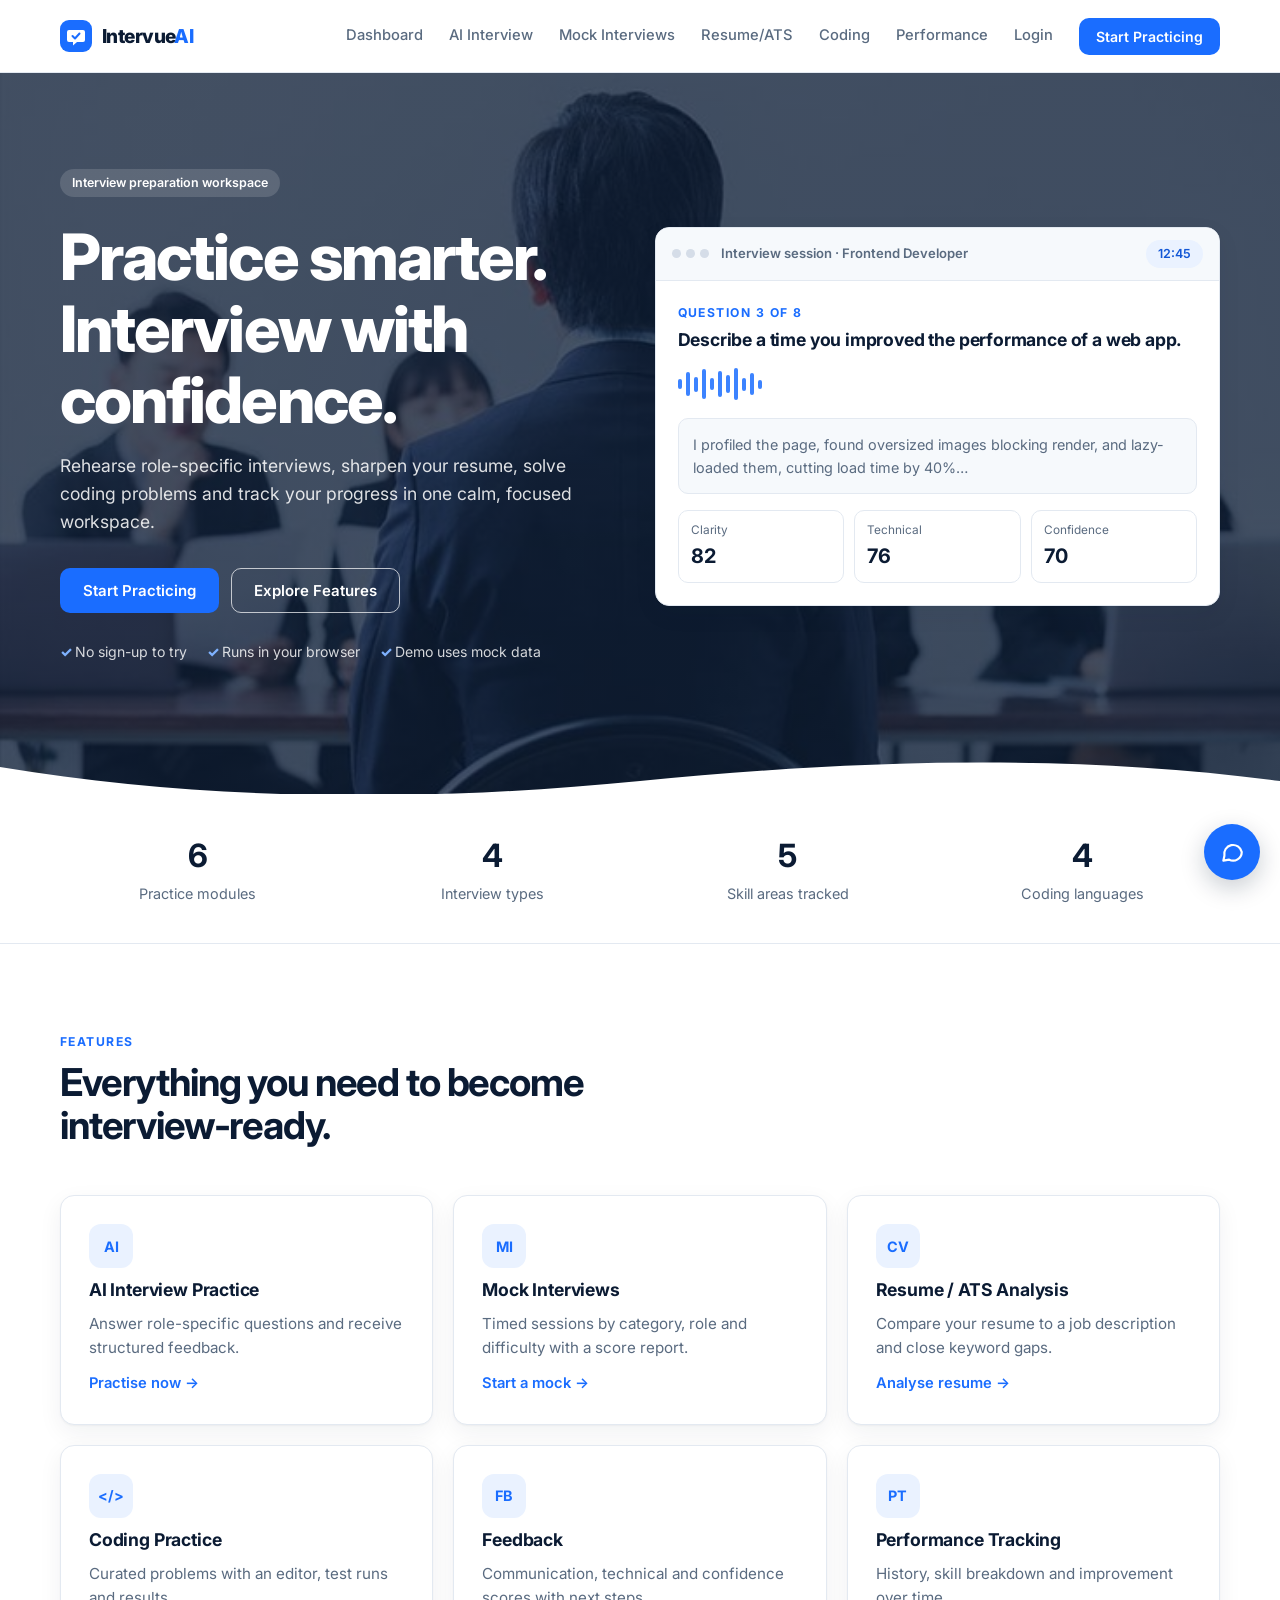
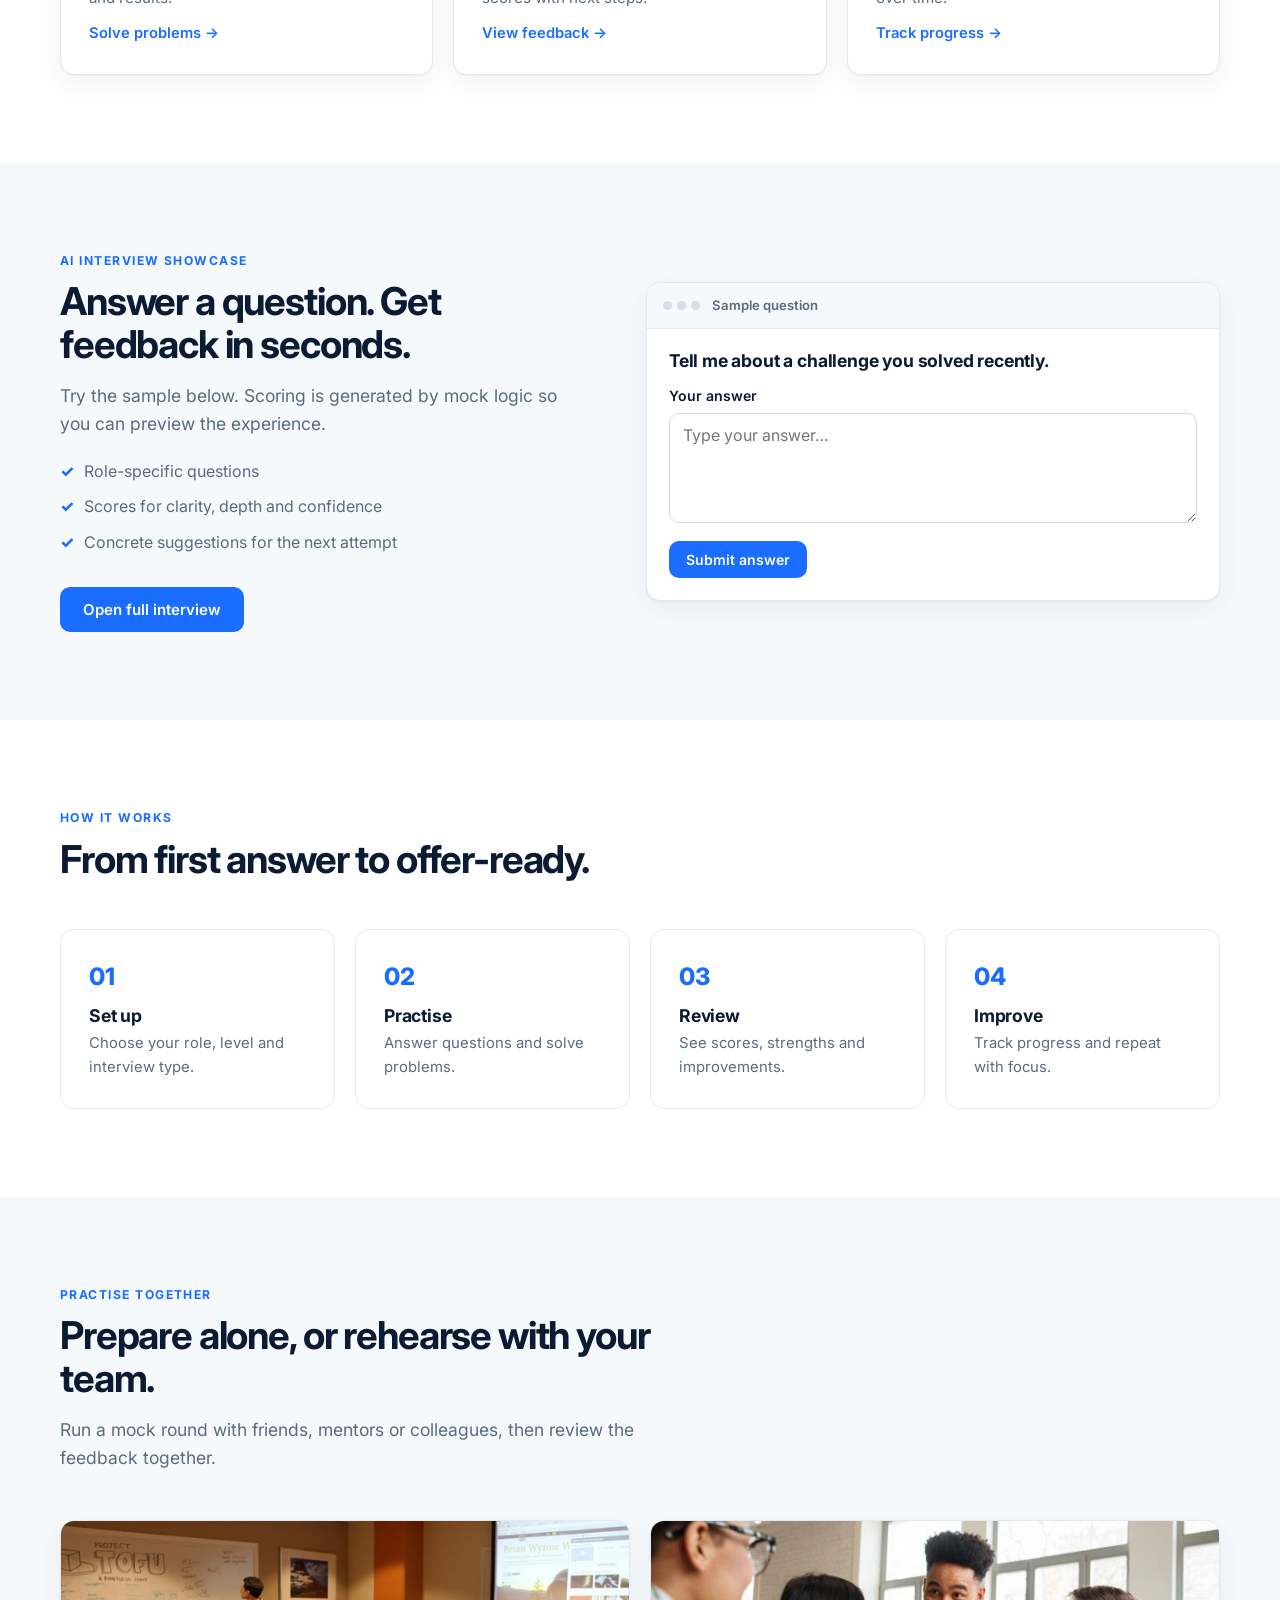
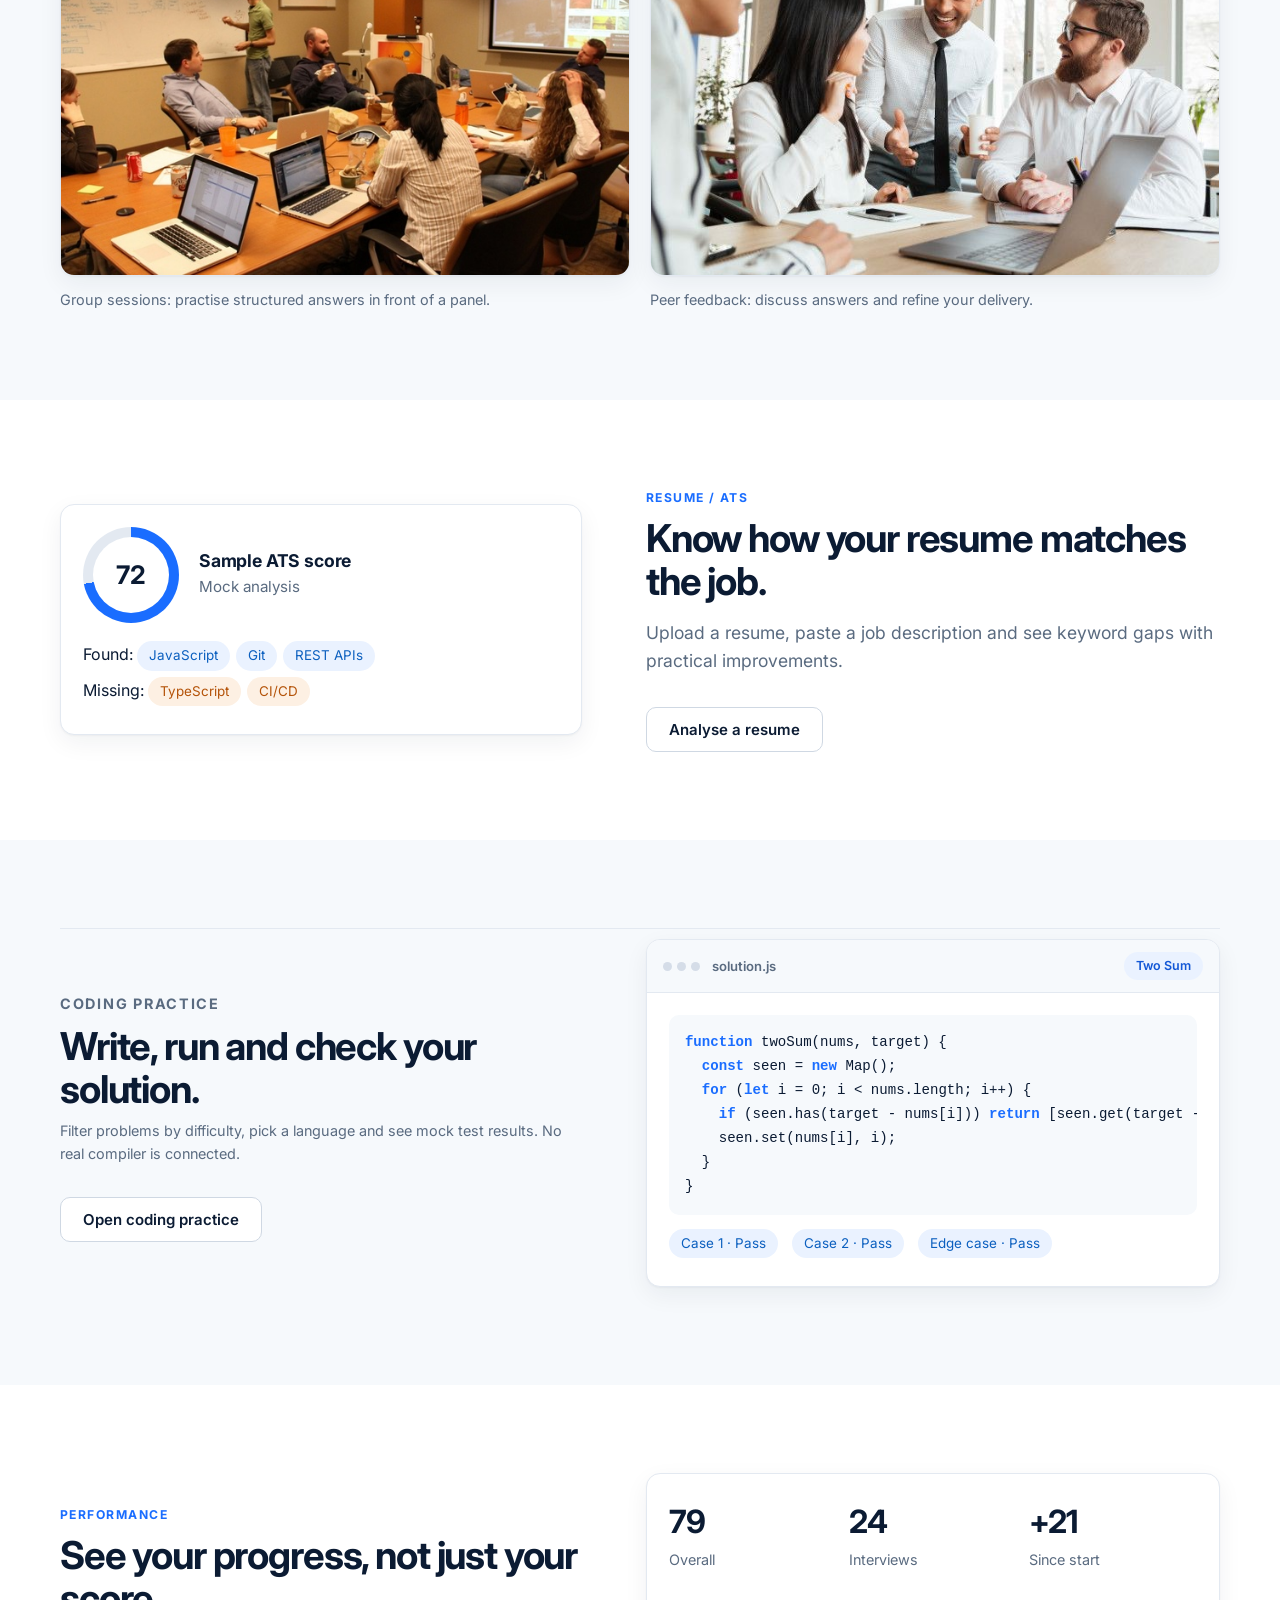
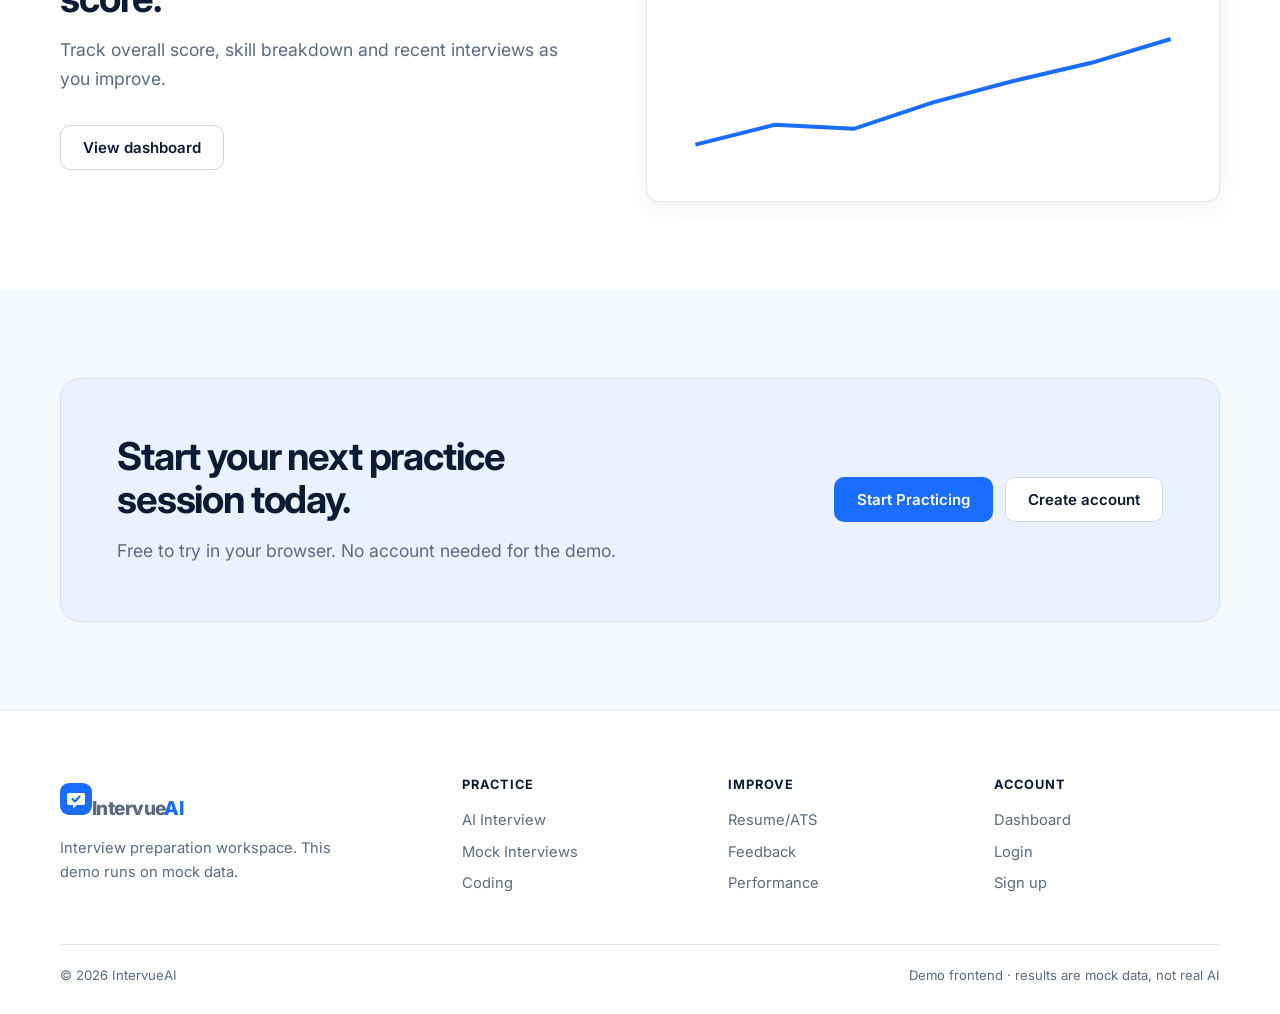
<file: index.html>
<!doctype html>
<html lang="en"><head><meta charset="utf-8"><meta name="viewport" content="width=device-width,initial-scale=1"><title>Practice smarter. Interview with confidence. · IntervueAI</title><meta name="description" content="IntervueAI interview preparation workspace (demo with mock data).">
<link rel="stylesheet" href="css/style.css"><link rel="stylesheet" href="css/components.css"><link rel="stylesheet" href="css/home.css"><link rel="stylesheet" href="css/responsive.css"></head>
<body data-root=""><header class="nav" id="nav"></header>
<main class="">
<section class="hero"><div class="wrap hero-grid"><div><span class="badge">Interview preparation workspace</span><h1>Practice smarter. Interview with confidence.</h1>
<p class="lead">Rehearse role-specific interviews, sharpen your resume, solve coding problems and track your progress in one calm, focused workspace.</p>
<div class="cta-row"><a class="btn btn-primary" href="pages/ai-interview.html">Start Practicing</a><a class="btn btn-ghost" href="#features">Explore Features</a></div>
<div class="hero-meta"><span>No sign-up to try</span><span>Runs in your browser</span><span>Demo uses mock data</span></div></div>
<div class="win" aria-label="Interview screen preview"><div class="win-top"><span class="dots"><i></i><i></i><i></i></span><b>Interview session · Frontend Developer</b><span class="pill">12:45</span></div>
<div class="win-body"><p class="eyebrow">Question 3 of 8</p><h3 style="margin-top:8px">Describe a time you improved the performance of a web app.</h3>
<div class="wave"><i style="--h:10px"></i><i style="--h:24px"></i><i style="--h:15px"></i><i style="--h:30px"></i><i style="--h:12px"></i><i style="--h:26px"></i><i style="--h:18px"></i><i style="--h:32px"></i><i style="--h:13px"></i><i style="--h:22px"></i><i style="--h:9px"></i></div>
<div class="ans">I profiled the page, found oversized images blocking render, and lazy-loaded them, cutting load time by 40%…</div>
<div class="mini"><div><small>Clarity</small><b>82</b></div><div><small>Technical</small><b>76</b></div><div><small>Confidence</small><b>70</b></div></div></div></div></div><svg class="hero-wave" viewBox="0 0 1440 80" preserveAspectRatio="none" aria-hidden="true"><path d="M0 40c240 50 480 50 720 20s480-40 720 0v20H0z" fill="#fff"/></svg></section>
<section class="strip"><div class="wrap grid4"><div class="stat"><strong>6</strong><span>Practice modules</span></div><div class="stat"><strong>4</strong><span>Interview types</span></div><div class="stat"><strong>5</strong><span>Skill areas tracked</span></div><div class="stat"><strong>4</strong><span>Coding languages</span></div></div></section>
<section id="features"><div class="wrap"><div class="sec-head"><p class="eyebrow">Features</p><h2>Everything you need to become interview-ready.</h2></div><div class="grid3">
<article class="card feature"><div class="icon">AI</div><h3>AI Interview Practice</h3><p>Answer role-specific questions and receive structured feedback.</p><a class="more" href="pages/ai-interview.html">Practise now →</a></article>
<article class="card feature"><div class="icon">MI</div><h3>Mock Interviews</h3><p>Timed sessions by category, role and difficulty with a score report.</p><a class="more" href="pages/mock-interviews.html">Start a mock →</a></article>
<article class="card feature"><div class="icon">CV</div><h3>Resume / ATS Analysis</h3><p>Compare your resume to a job description and close keyword gaps.</p><a class="more" href="pages/resume-ats.html">Analyse resume →</a></article>
<article class="card feature"><div class="icon">&lt;/&gt;</div><h3>Coding Practice</h3><p>Curated problems with an editor, test runs and results.</p><a class="more" href="pages/coding.html">Solve problems →</a></article>
<article class="card feature"><div class="icon">FB</div><h3>Feedback</h3><p>Communication, technical and confidence scores with next steps.</p><a class="more" href="pages/feedback.html">View feedback →</a></article>
<article class="card feature"><div class="icon">PT</div><h3>Performance Tracking</h3><p>History, skill breakdown and improvement over time.</p><a class="more" href="pages/performance.html">Track progress →</a></article></div></div></section>
<section class="soft" id="ai-interview"><div class="wrap split"><div><p class="eyebrow">AI interview showcase</p><h2>Answer a question. Get feedback in seconds.</h2><p class="lead">Try the sample below. Scoring is generated by mock logic so you can preview the experience.</p><ul class="ticks"><li>Role-specific questions</li><li>Scores for clarity, depth and confidence</li><li>Concrete suggestions for the next attempt</li></ul><div class="cta-row"><a class="btn btn-primary" href="pages/ai-interview.html">Open full interview</a></div></div>
<div class="win"><div class="win-top"><span class="dots"><i></i><i></i><i></i></span><b>Sample question</b></div><div class="win-body"><h3>Tell me about a challenge you solved recently.</h3><label class="field" style="margin-top:14px">Your answer<textarea id="answer" style="min-height:110px" placeholder="Type your answer…"></textarea></label><div style="display:flex;gap:14px;align-items:center;flex-wrap:wrap"><button class="btn btn-primary btn-sm" id="submitAnswer">Submit answer</button><span id="status" class="err"></span></div><div id="feedback" hidden style="margin-top:20px;border-top:1px solid var(--line);padding-top:16px"></div></div></div></div></section>
<section id="how-it-works"><div class="wrap"><div class="sec-head"><p class="eyebrow">How it works</p><h2>From first answer to offer-ready.</h2></div><div class="grid4 steps"><div class="card"><h3>Set up</h3><p>Choose your role, level and interview type.</p></div><div class="card"><h3>Practise</h3><p>Answer questions and solve problems.</p></div><div class="card"><h3>Review</h3><p>See scores, strengths and improvements.</p></div><div class="card"><h3>Improve</h3><p>Track progress and repeat with focus.</p></div></div></div></section>
<section class="soft"><div class="wrap"><div class="sec-head"><p class="eyebrow">Practise together</p><h2>Prepare alone, or rehearse with your team.</h2><p class="lead">Run a mock round with friends, mentors or colleagues, then review the feedback together.</p></div>
<div class="grid2 photos"><figure><img src="assets/images/team-session.jpg" alt="A team reviewing a project on a whiteboard around a meeting table" loading="lazy"><figcaption>Group sessions: practise structured answers in front of a panel.</figcaption></figure><figure><img src="assets/images/colleagues-discussion.jpg" alt="Three colleagues talking and smiling around a laptop" loading="lazy"><figcaption>Peer feedback: discuss answers and refine your delivery.</figcaption></figure></div></div></section>
<section><div class="wrap split"><div class="win"><div class="win-body"><div style="display:flex;gap:20px;align-items:center"><div class="ring" style="--p:72%"><b>72</b></div><div><h3>Sample ATS score</h3><p class="lead" style="margin:4px 0 0;font-size:.95rem">Mock analysis</p></div></div><p style="margin-top:18px">Found: <span class="chip">JavaScript</span><span class="chip">Git</span><span class="chip">REST APIs</span></p><p>Missing: <span class="chip miss">TypeScript</span><span class="chip miss">CI/CD</span></p></div></div>
<div><p class="eyebrow">Resume / ATS</p><h2>Know how your resume matches the job.</h2><p class="lead">Upload a resume, paste a job description and see keyword gaps with practical improvements.</p><div class="cta-row"><a class="btn btn-ghost" href="pages/resume-ats.html">Analyse a resume</a></div></div></div></section>
<section class="soft"><div class="wrap split rev"><div class="win"><div class="win-top"><span class="dots"><i></i><i></i><i></i></span><b>solution.js</b><span class="pill">Two Sum</span></div><div class="win-body"><pre class="code"><b>function</b> twoSum(nums, target) {
  <b>const</b> seen = <b>new</b> Map();
  <b>for</b> (<b>let</b> i = 0; i &lt; nums.length; i++) {
    <b>if</b> (seen.has(target - nums[i])) <b>return</b> [seen.get(target - nums[i]), i];
    seen.set(nums[i], i);
  }
}</pre><div class="cases"><span class="chip">Case 1 · Pass</span><span class="chip">Case 2 · Pass</span><span class="chip">Edge case · Pass</span></div></div></div>
<div><p class="eyebrow">Coding practice</p><h2>Write, run and check your solution.</h2><p class="lead">Filter problems by difficulty, pick a language and see mock test results. No real compiler is connected.</p><div class="cta-row"><a class="btn btn-ghost" href="pages/coding.html">Open coding practice</a></div></div></div></section>
<section><div class="wrap split"><div><p class="eyebrow">Performance</p><h2>See your progress, not just your score.</h2><p class="lead">Track overall score, skill breakdown and recent interviews as you improve.</p><div class="cta-row"><a class="btn btn-ghost" href="pages/performance.html">View dashboard</a></div></div>
<div class="win"><div class="win-body"><div class="grid3" style="gap:12px"><div class="stat"><strong>79</strong><span>Overall</span></div><div class="stat"><strong>24</strong><span>Interviews</span></div><div class="stat"><strong>+21</strong><span>Since start</span></div></div><svg class="graph" viewBox="0 0 400 150" role="img" aria-label="Sample score trend"><polyline fill="none" stroke="#1a6dff" stroke-width="3" points="20,130 80,115 140,118 200,98 260,82 320,68 380,50"/></svg></div></div></div></section>
<section class="soft"><div class="wrap"><div class="cta"><div><h2>Start your next practice session today.</h2><p class="lead">Free to try in your browser. No account needed for the demo.</p></div><div class="cta-row" style="margin:0"><a class="btn btn-primary" href="pages/ai-interview.html">Start Practicing</a><a class="btn btn-ghost" href="pages/signup.html">Create account</a></div></div></div></section>
</main><footer id="foot"></footer>
<script src="js/api.js"></script><script src="js/navbar.js"></script><script src="js/main.js"></script><script src=js/home.js></script>
<script src="js/chatbot.js"></script>
</body></html>
</file>
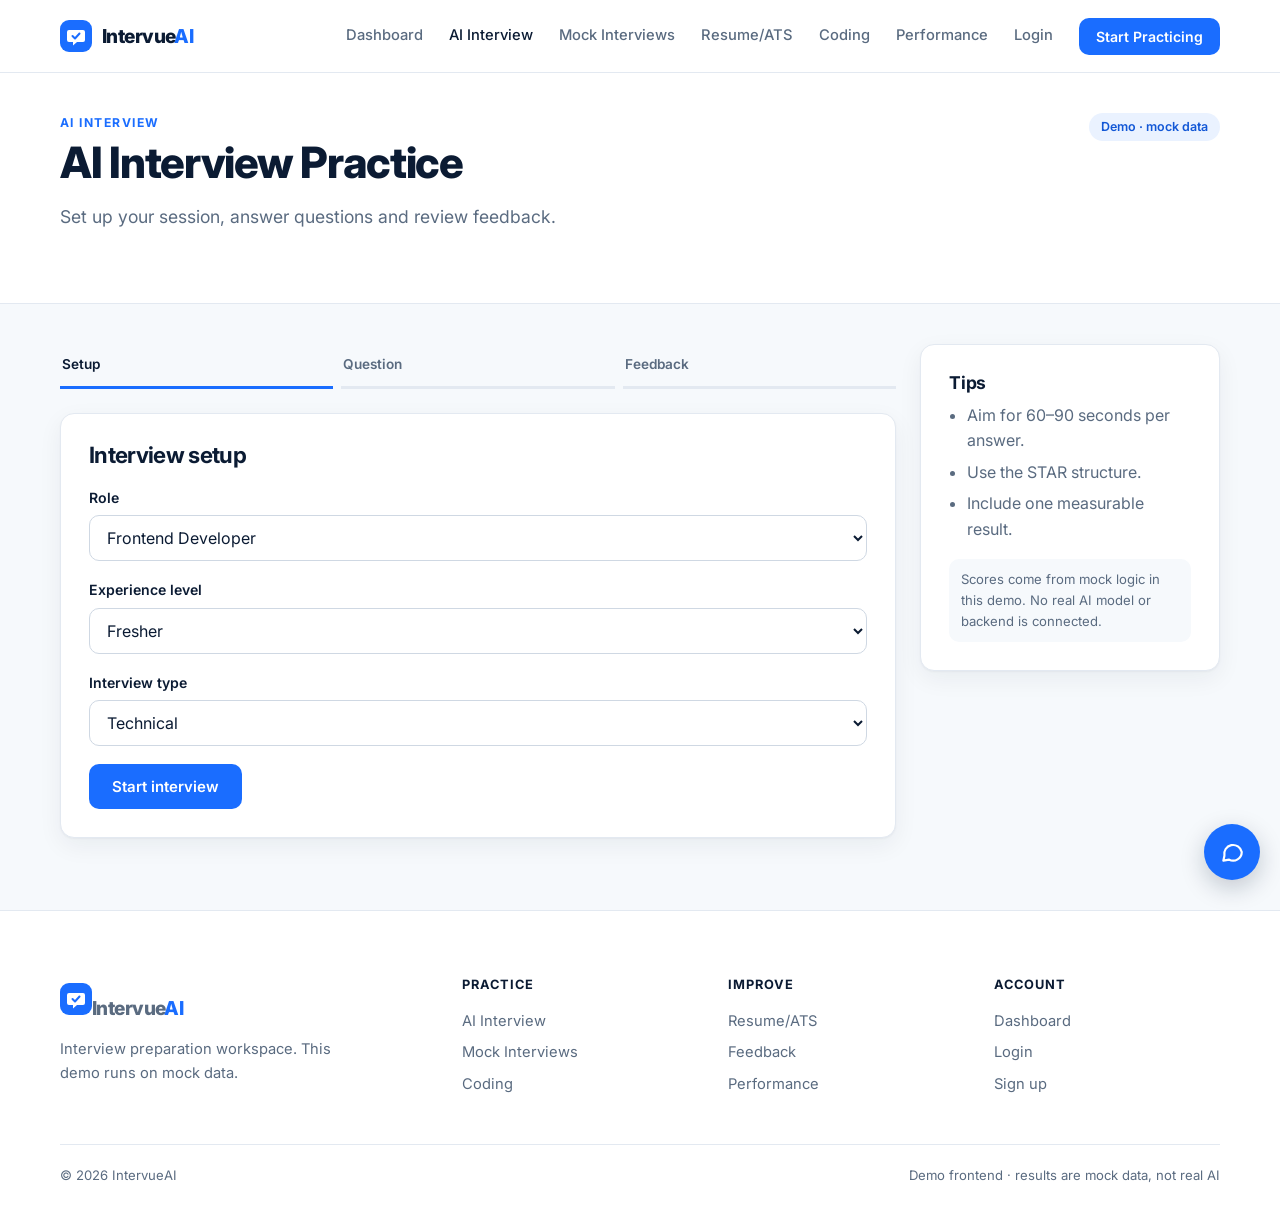
<file: pages/ai-interview.html>
<!doctype html>
<html lang="en"><head><meta charset="utf-8"><meta name="viewport" content="width=device-width,initial-scale=1"><title>AI Interview · IntervueAI</title><meta name="description" content="IntervueAI interview preparation workspace (demo with mock data).">
<link rel="stylesheet" href="../css/style.css"><link rel="stylesheet" href="../css/components.css"><link rel="stylesheet" href="../css/responsive.css"></head>
<body data-root="../"><header class="nav" id="nav"></header>
<main class="app">
<section class="ph"><div class="wrap ph-in"><div><p class="eyebrow">AI Interview</p><h1>AI Interview Practice</h1><p class="lead">Set up your session, answer questions and review feedback.</p></div><span class="badge">Demo · mock data</span></div></section>
<section><div class="wrap app-grid"><div><ol class="stepper" id="stepper"><li class="on">Setup</li><li>Question</li><li>Feedback</li></ol>
<form id="setup" class="card"><h2 style="margin-bottom:20px;font-size:1.4rem">Interview setup</h2>
<label class="field">Role<select name="role"><option>Frontend Developer</option><option>Backend Developer</option><option>Data Analyst</option><option>Product Manager</option></select></label>
<label class="field">Experience level<select name="level"><option>Fresher</option><option>1–3 years</option><option>3–6 years</option><option>6+ years</option></select></label>
<label class="field">Interview type<select name="type"><option>Technical</option><option>Behavioral</option><option>HR</option></select></label><button class="btn btn-primary" type="submit">Start interview</button></form>
<div id="session" class="card" hidden><p class="eyebrow" id="qnum"></p><h2 id="q" style="margin:8px 0 20px;font-size:1.5rem"></h2><label class="field">Your answer<textarea id="ans" placeholder="Type your answer…"></textarea></label><p class="err" id="aerr"></p><button class="btn btn-primary" id="submit">Submit answer</button><div id="fb" hidden style="margin-top:24px;border-top:1px solid var(--line);padding-top:20px"></div></div></div>
<aside class="card side"><h3>Tips</h3><ul class="list"><li>Aim for 60–90 seconds per answer.</li><li>Use the STAR structure.</li><li>Include one measurable result.</li></ul><p class="note">Scores come from mock logic in this demo. No real AI model or backend is connected.</p></aside></div></section>
</main><footer id="foot"></footer>
<script src="../js/api.js"></script><script src="../js/navbar.js"></script><script src="../js/main.js"></script><script src=../js/ai-interview.js></script>
<script src="../js/chatbot.js"></script>
</body></html>
</file>
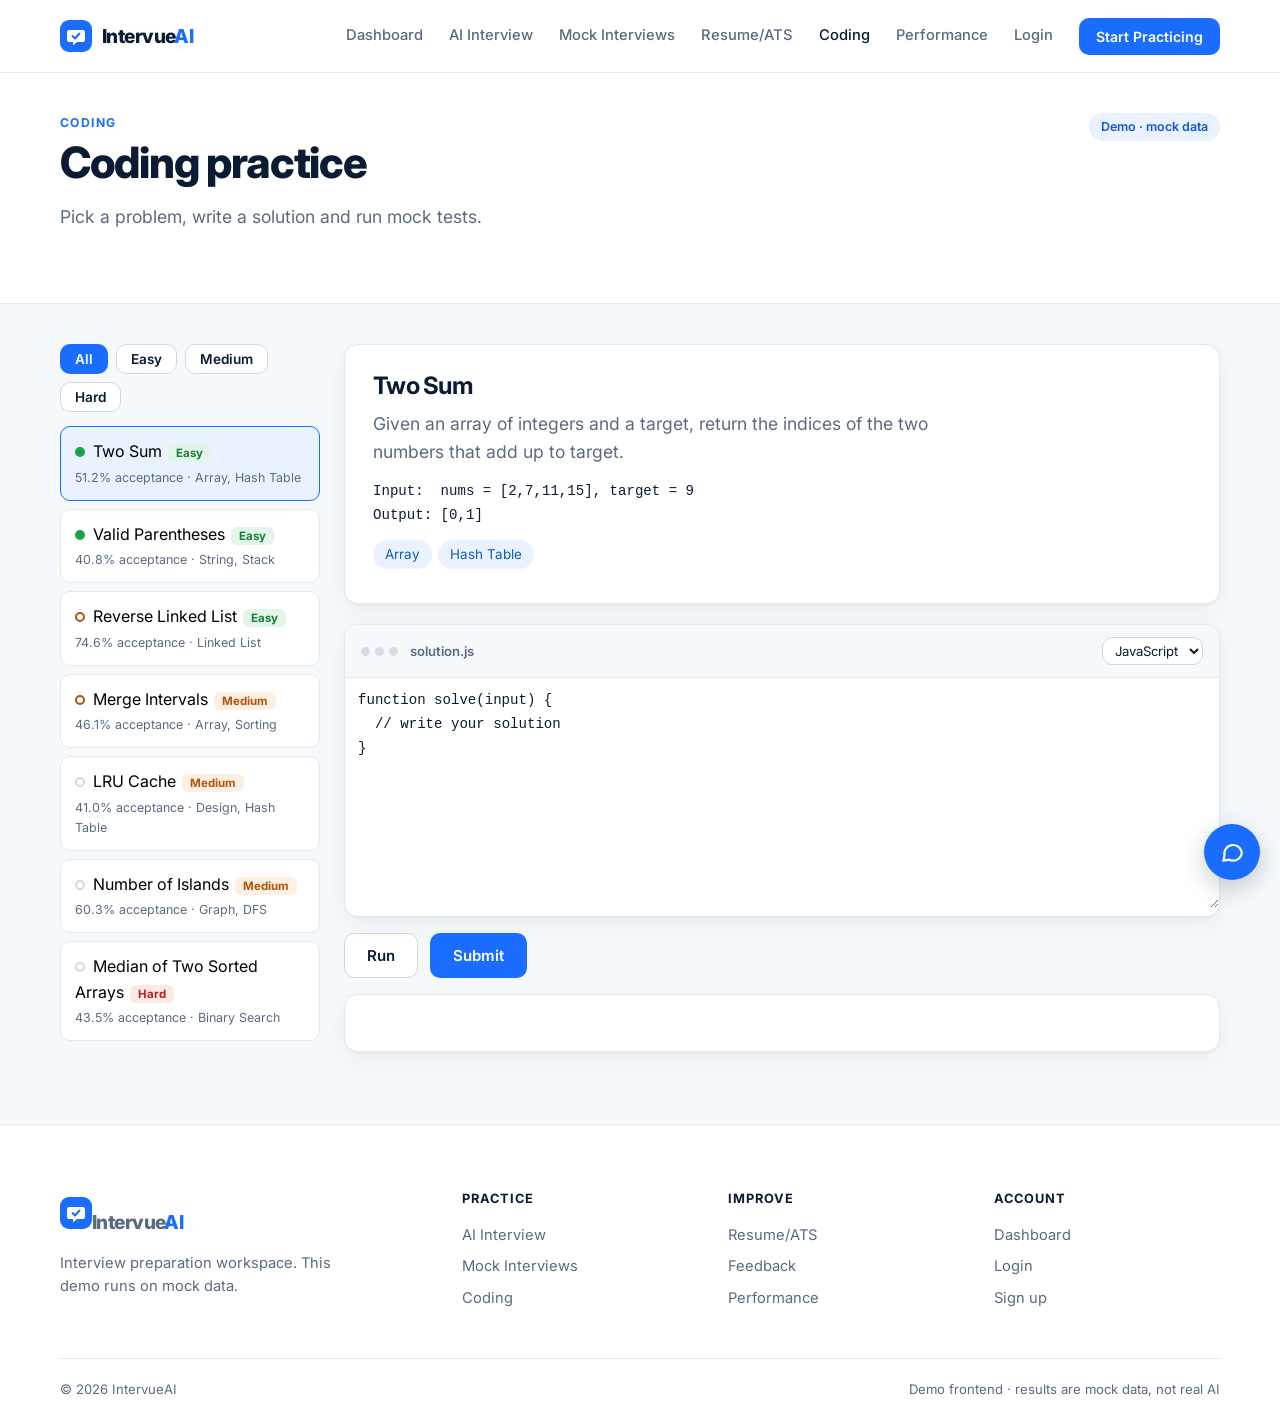
<file: pages/coding.html>
<!doctype html>
<html lang="en"><head><meta charset="utf-8"><meta name="viewport" content="width=device-width,initial-scale=1"><title>Coding · IntervueAI</title><meta name="description" content="IntervueAI interview preparation workspace (demo with mock data).">
<link rel="stylesheet" href="../css/style.css"><link rel="stylesheet" href="../css/components.css"><link rel="stylesheet" href="../css/responsive.css"></head>
<body data-root="../"><header class="nav" id="nav"></header>
<main class="app">
<section class="ph"><div class="wrap ph-in"><div><p class="eyebrow">Coding</p><h1>Coding practice</h1><p class="lead">Pick a problem, write a solution and run mock tests.</p></div><span class="badge">Demo · mock data</span></div></section>
<section><div class="wrap code-grid"><aside><div class="filters" id="filters"><button class="btn btn-primary" data-l="All">All</button><button class="btn btn-ghost" data-l="Easy">Easy</button><button class="btn btn-ghost" data-l="Medium">Medium</button><button class="btn btn-ghost" data-l="Hard">Hard</button></div><div class="plist" id="plist"></div></aside>
<div><div class="card" style="margin-bottom:20px"><h2 id="ptitle" style="font-size:1.5rem"></h2><p class="lead" id="pdesc" style="margin-top:10px"></p><pre class="code" id="pex" style="margin-top:14px;white-space:pre-wrap"></pre><p id="ptags" style="margin-top:12px"></p></div>
<div class="win"><div class="win-top"><span class="dots"><i></i><i></i><i></i></span><b id="fn">solution.js</b><select id="lang" aria-label="Language" style="width:auto;padding:4px 8px;font-size:.82rem"><option>JavaScript</option><option>Python</option><option>Java</option><option>C++</option></select></div><textarea class="editor" id="code" spellcheck="false" aria-label="Code editor"></textarea></div>
<div class="cta-row" style="margin-top:16px"><button class="btn btn-ghost" id="run">Run</button><button class="btn btn-primary" id="sub">Submit</button></div><div class="card" id="res" style="margin-top:16px"><p class="lead" style="margin:0;font-size:.95rem">Test cases appear here. Results are mocked; no code is executed.</p></div></div></div></section>
</main><footer id="foot"></footer>
<script src="../js/api.js"></script><script src="../js/navbar.js"></script><script src="../js/main.js"></script><script src=../js/coding.js></script>
<script src="../js/chatbot.js"></script>
</body></html>
</file>
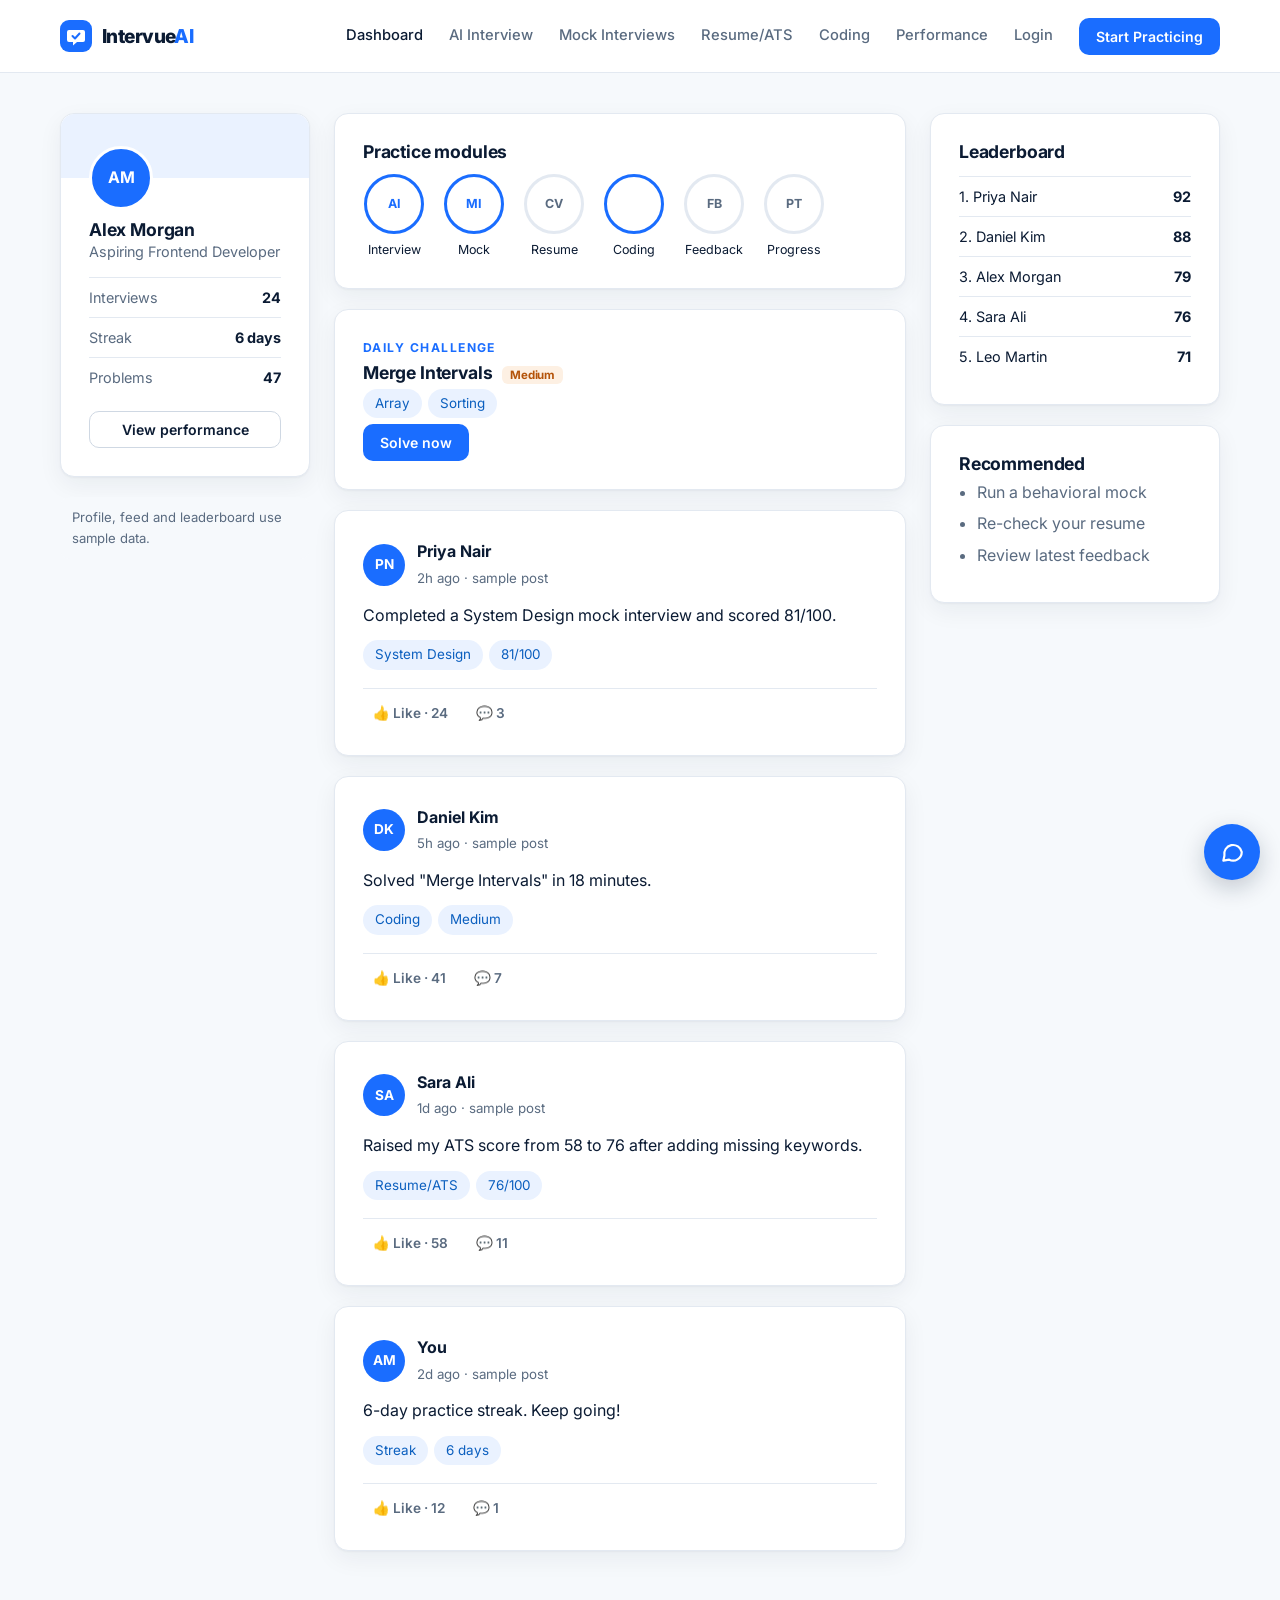
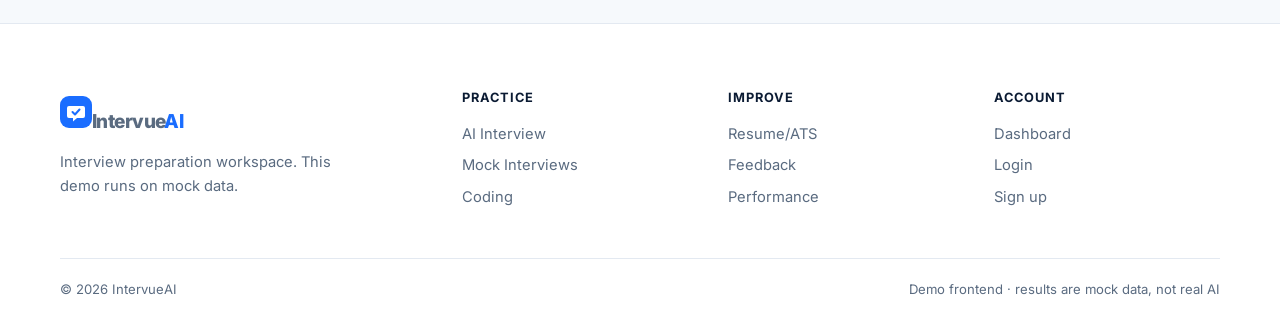
<file: pages/dashboard.html>
<!doctype html>
<html lang="en"><head><meta charset="utf-8"><meta name="viewport" content="width=device-width,initial-scale=1"><title>Dashboard · IntervueAI</title>
<link rel="stylesheet" href="../css/style.css"><link rel="stylesheet" href="../css/components.css"><link rel="stylesheet" href="../css/responsive.css"></head>
<body data-root="../"><header class="nav" id="nav"></header>
<main class="app"><section><div class="wrap dash">
<aside><div class="card prof"><div class="cover"></div><div class="avatar" id="pav"></div><h3 id="pname" style="margin-top:10px"></h3><p style="color:var(--muted);font-size:.9rem" id="phead"></p><ul id="pstats"></ul><a class="btn btn-ghost btn-sm" style="width:100%;margin-top:14px" href="performance.html">View performance</a></div>
<p class="note">Profile, feed and leaderboard use sample data.</p></aside>
<div><div class="card"><h3>Practice modules</h3><div class="stories" id="stories"></div></div><div class="card" id="daily"></div><div id="feed" style="display:grid;gap:20px"></div></div>
<aside><div class="card"><h3>Leaderboard</h3><ol class="lb" id="lb"></ol></div><div class="card"><h3>Recommended</h3><ul class="list"><li><a href="mock-interviews.html">Run a behavioral mock</a></li><li><a href="resume-ats.html">Re-check your resume</a></li><li><a href="feedback.html">Review latest feedback</a></li></ul></div></aside>
</div></section></main><footer id="foot"></footer>
<script src="../js/api.js"></script><script src="../js/navbar.js"></script><script src="../js/main.js"></script><script src="../js/dashboard.js"></script>
<script src="../js/chatbot.js"></script>
</body></html>
</file>
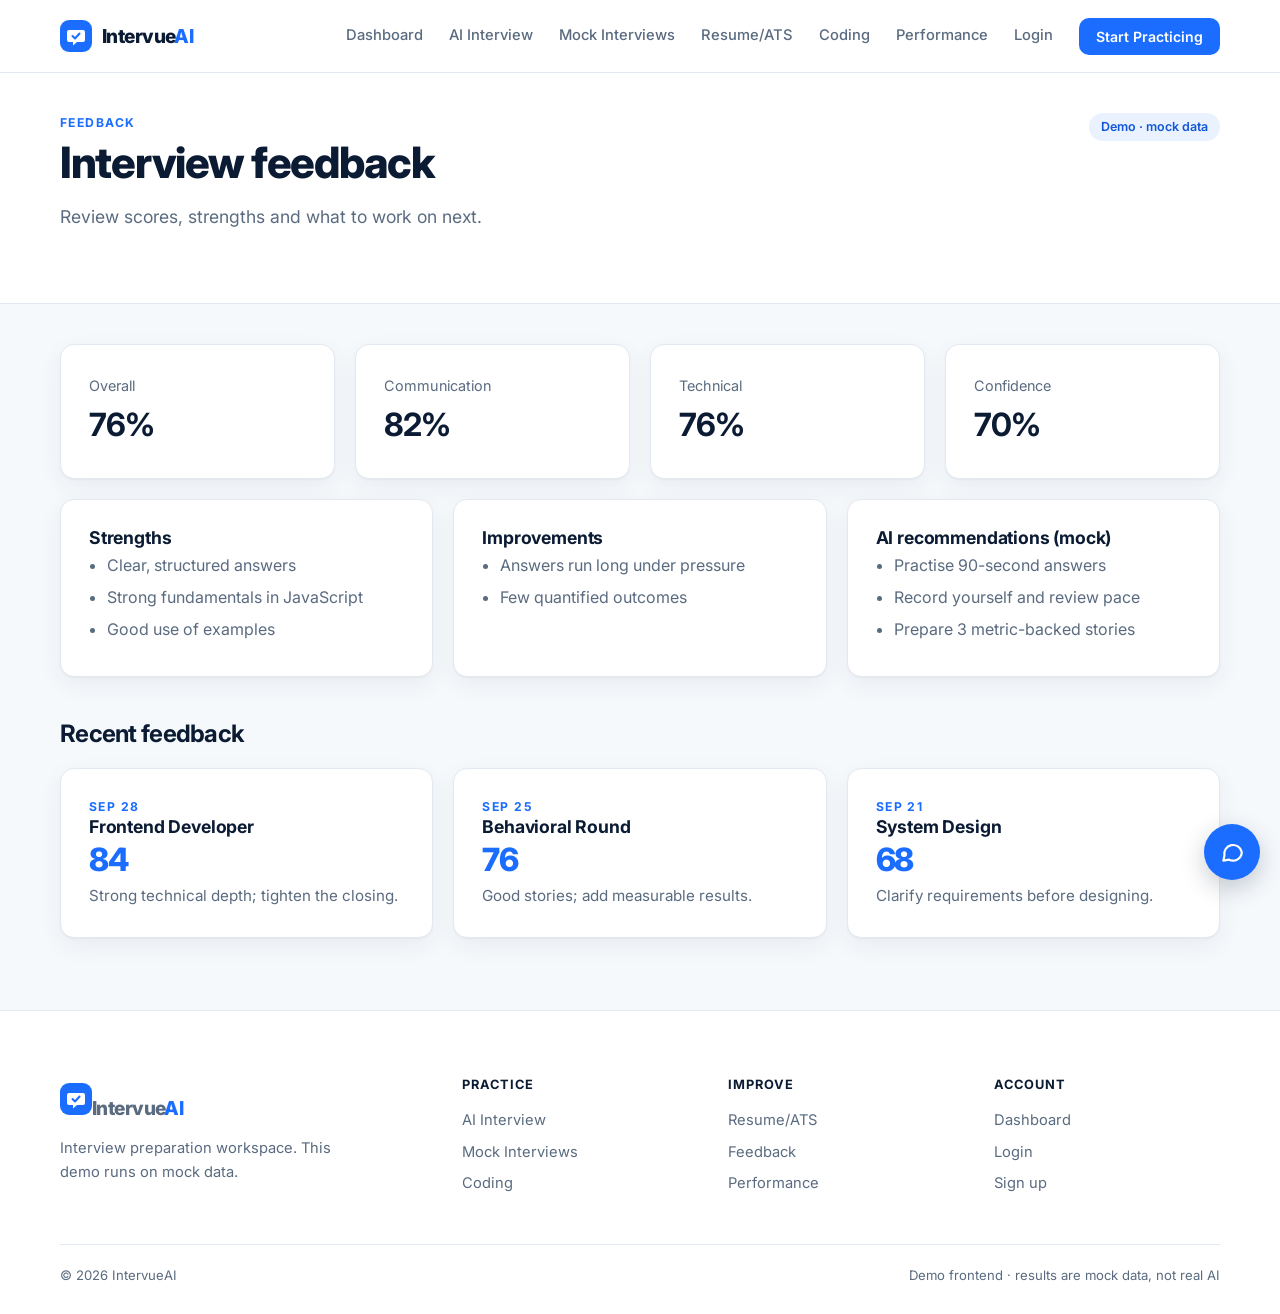
<file: pages/feedback.html>
<!doctype html>
<html lang="en"><head><meta charset="utf-8"><meta name="viewport" content="width=device-width,initial-scale=1"><title>Feedback · IntervueAI</title><meta name="description" content="IntervueAI interview preparation workspace (demo with mock data).">
<link rel="stylesheet" href="../css/style.css"><link rel="stylesheet" href="../css/components.css"><link rel="stylesheet" href="../css/responsive.css"></head>
<body data-root="../"><header class="nav" id="nav"></header>
<main class="app">
<section class="ph"><div class="wrap ph-in"><div><p class="eyebrow">Feedback</p><h1>Interview feedback</h1><p class="lead">Review scores, strengths and what to work on next.</p></div><span class="badge">Demo · mock data</span></div></section>
<section><div class="wrap"><div class="grid4" id="scores"></div><div class="grid3" id="insights" style="margin-top:20px"></div><h2 style="margin:44px 0 20px;font-size:1.5rem">Recent feedback</h2><div class="grid3" id="recent"></div></div></section>
</main><footer id="foot"></footer>
<script src="../js/api.js"></script><script src="../js/navbar.js"></script><script src="../js/main.js"></script><script src=../js/feedback.js></script>
<script src="../js/chatbot.js"></script>
</body></html>
</file>
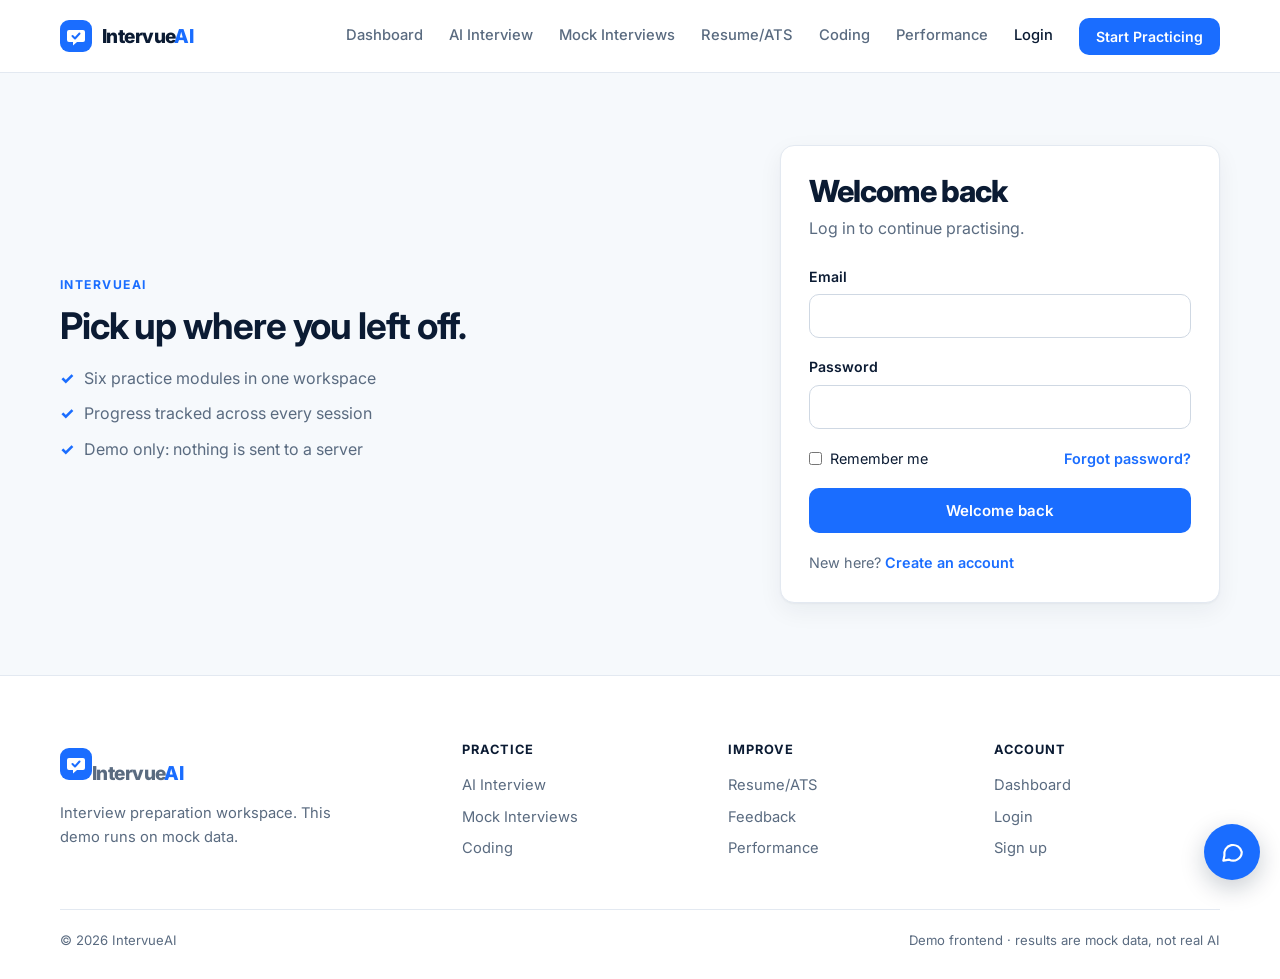
<file: pages/login.html>
<!doctype html>
<html lang="en"><head><meta charset="utf-8"><meta name="viewport" content="width=device-width,initial-scale=1"><title>Login · IntervueAI</title><meta name="description" content="IntervueAI interview preparation workspace (demo with mock data).">
<link rel="stylesheet" href="../css/style.css"><link rel="stylesheet" href="../css/components.css"><link rel="stylesheet" href="../css/responsive.css"></head>
<body data-root="../"><header class="nav" id="nav"></header>
<main class="app">
<section style="padding:72px 0"><div class="wrap auth-grid"><div class="auth-aside"><p class="eyebrow">IntervueAI</p><h2>Pick up where you left off.</h2><ul class="ticks"><li>Six practice modules in one workspace</li><li>Progress tracked across every session</li><li>Demo only: nothing is sent to a server</li></ul></div>
<form class="card auth" data-auth="login" novalidate><h1>Welcome back</h1><p class="lead" style="margin:0 0 24px;font-size:1rem">Log in to continue practising.</p>
<label class="field">Email<input type="email" name="email" autocomplete="email" required></label><label class="field">Password<input type="password" name="password" autocomplete="current-password" required></label>
<div class="row"><label class="check"><input type="checkbox" name="remember">Remember me</label><a href="#" onclick="return false">Forgot password?</a></div><p class="msg" role="alert"></p><button class="btn btn-primary" style="width:100%">Welcome back</button><p style="margin-top:18px;font-size:.9rem;color:var(--muted)">New here? <a class="lnk" href="signup.html">Create an account</a></p></form></div></section>
</main><footer id="foot"></footer>
<script src="../js/api.js"></script><script src="../js/navbar.js"></script><script src="../js/main.js"></script>
<script src="../js/chatbot.js"></script>
</body></html>
</file>
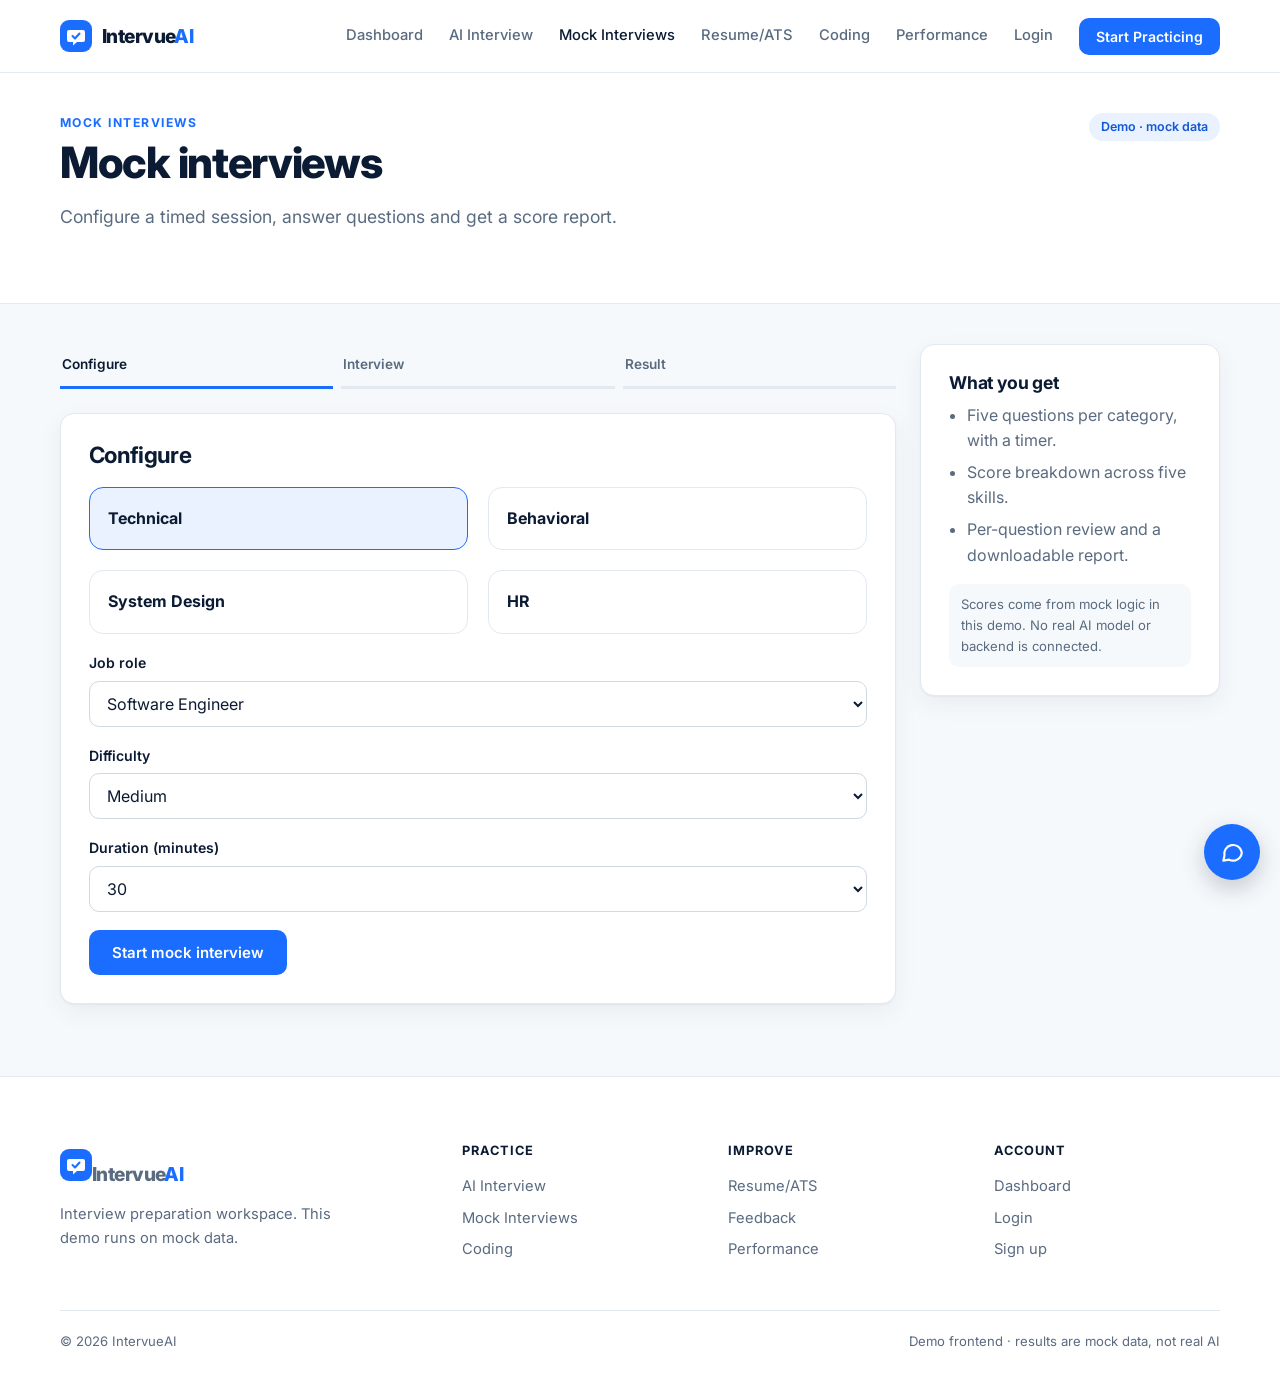
<file: pages/mock-interviews.html>
<!doctype html>
<html lang="en"><head><meta charset="utf-8"><meta name="viewport" content="width=device-width,initial-scale=1"><title>Mock Interviews · IntervueAI</title><meta name="description" content="IntervueAI interview preparation workspace (demo with mock data).">
<link rel="stylesheet" href="../css/style.css"><link rel="stylesheet" href="../css/components.css"><link rel="stylesheet" href="../css/responsive.css"></head>
<body data-root="../"><header class="nav" id="nav"></header>
<main class="app">
<section class="ph"><div class="wrap ph-in"><div><p class="eyebrow">Mock Interviews</p><h1>Mock interviews</h1><p class="lead">Configure a timed session, answer questions and get a score report.</p></div><span class="badge">Demo · mock data</span></div></section>
<section><div class="wrap app-grid"><div><ol class="stepper" id="stepper"><li class="on">Configure</li><li>Interview</li><li>Result</li></ol>
<form id="mock" class="card"><h2 style="margin-bottom:20px;font-size:1.4rem">Configure</h2>
<div class="grid2" style="margin-bottom:18px"><label class="card pick"><input type="radio" name="category" value="Technical" checked><strong>Technical</strong></label><label class="card pick"><input type="radio" name="category" value="Behavioral"><strong>Behavioral</strong></label><label class="card pick"><input type="radio" name="category" value="System Design"><strong>System Design</strong></label><label class="card pick"><input type="radio" name="category" value="HR"><strong>HR</strong></label></div>
<label class="field">Job role<select name="role"><option>Software Engineer</option><option>Data Analyst</option><option>Product Manager</option><option>QA Engineer</option></select></label>
<label class="field">Difficulty<select name="difficulty"><option>Easy</option><option selected>Medium</option><option>Hard</option></select></label>
<label class="field">Duration (minutes)<select name="duration"><option>15</option><option selected>30</option><option>45</option><option>60</option></select></label><button class="btn btn-primary">Start mock interview</button></form>
<div id="run" class="win" hidden><div class="win-top"><span class="dots"><i></i><i></i><i></i></span><b id="mn"></b><span class="pill" id="timer">00:00</span></div><div class="win-body"><div class="bar" style="margin:0 0 18px"><i><b id="prog" style="width:0"></b></i></div><h2 id="mq" style="font-size:1.4rem;margin-bottom:16px"></h2><textarea id="mans" placeholder="Type your answer…"></textarea><div class="cta-row"><button class="btn btn-primary" id="nextq">Next question</button><button class="btn btn-ghost" id="skipq">Skip</button></div></div></div>
<div id="result" class="card" hidden></div></div>
<aside class="card side"><h3>What you get</h3><ul class="list"><li>Five questions per category, with a timer.</li><li>Score breakdown across five skills.</li><li>Per-question review and a downloadable report.</li></ul><p class="note">Scores come from mock logic in this demo. No real AI model or backend is connected.</p></aside></div></section>
</main><footer id="foot"></footer>
<script src="../js/api.js"></script><script src="../js/navbar.js"></script><script src="../js/main.js"></script><script src=../js/mock-interviews.js></script>
<script src="../js/chatbot.js"></script>
</body></html>
</file>
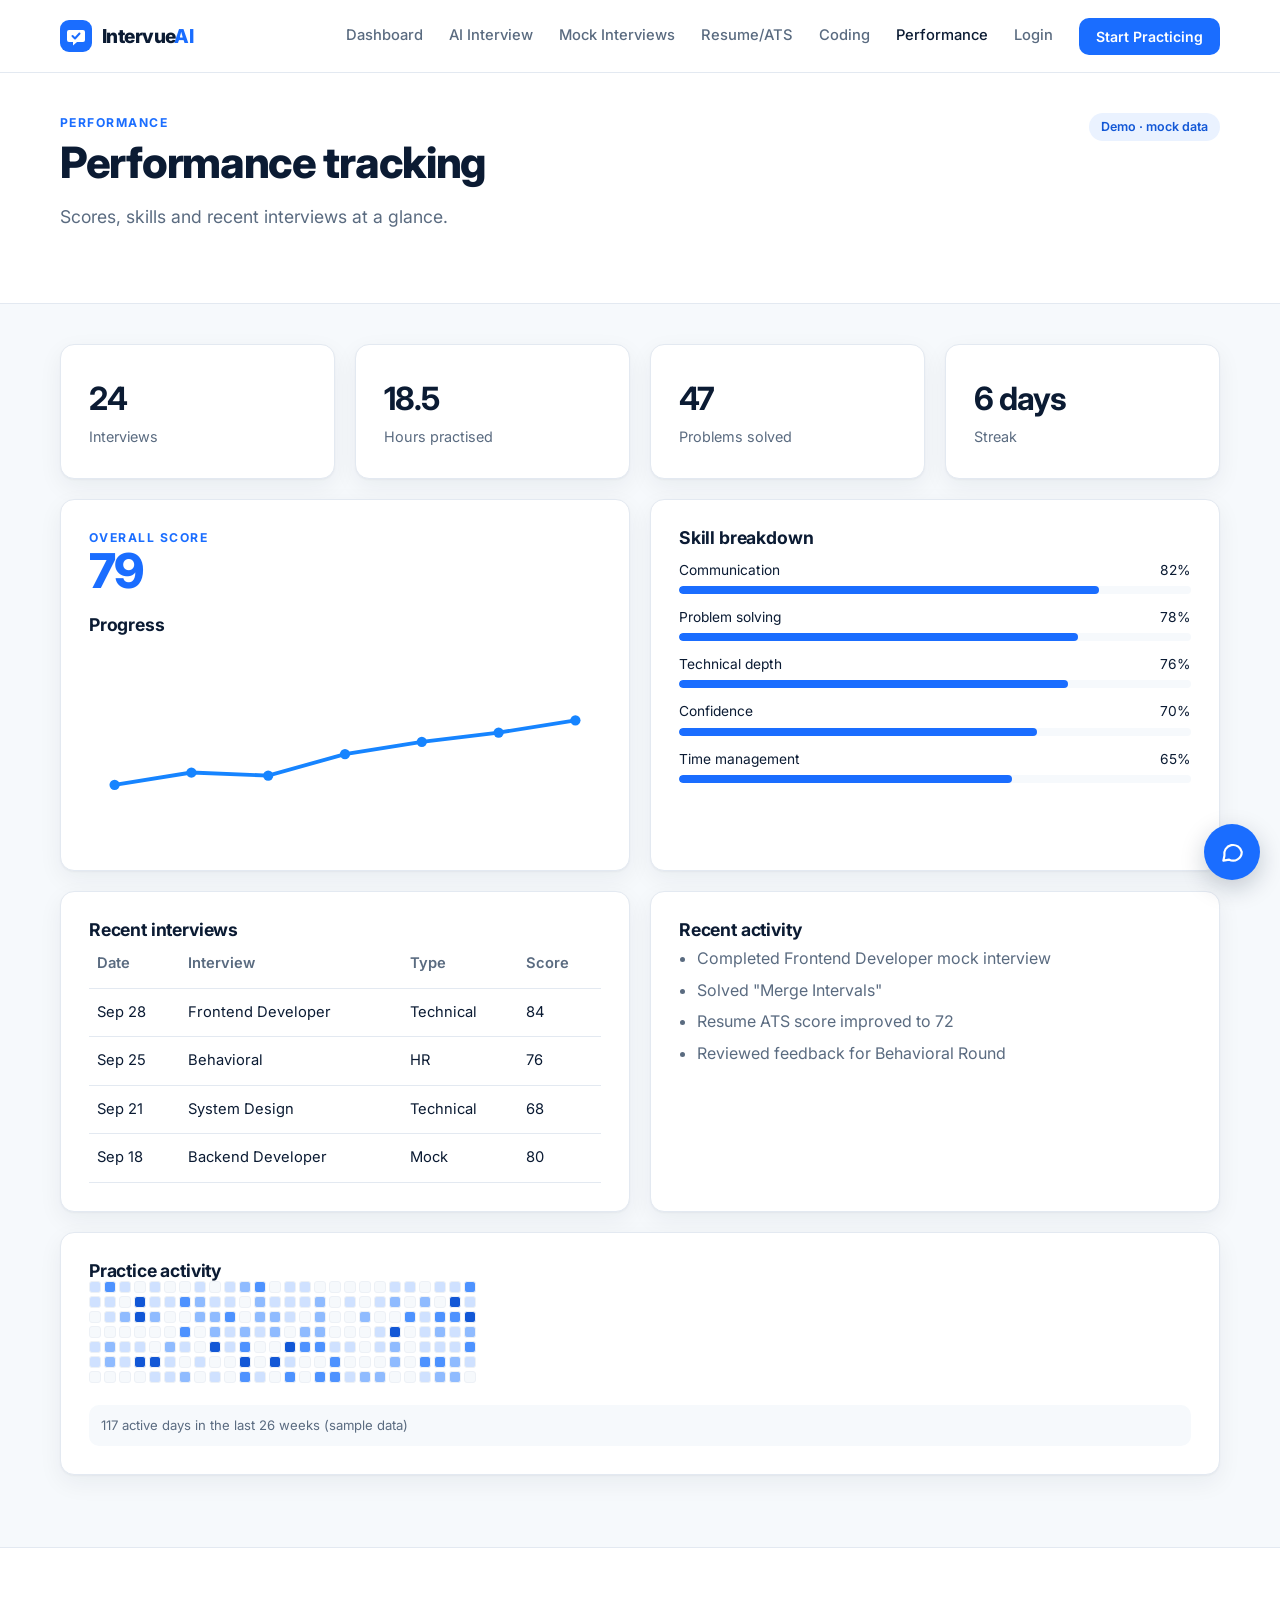
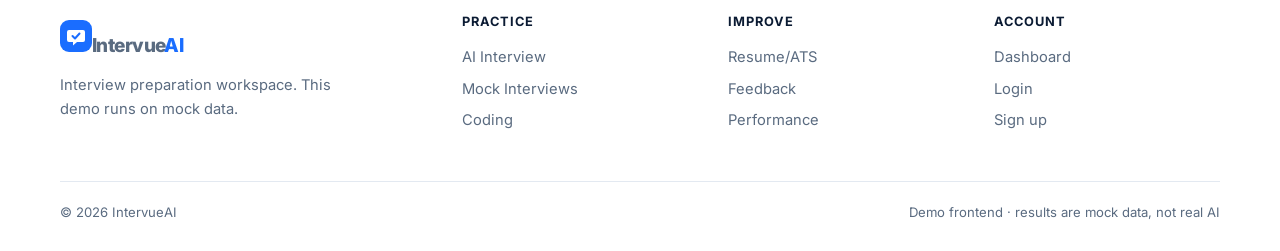
<file: pages/performance.html>
<!doctype html>
<html lang="en"><head><meta charset="utf-8"><meta name="viewport" content="width=device-width,initial-scale=1"><title>Performance · IntervueAI</title><meta name="description" content="IntervueAI interview preparation workspace (demo with mock data).">
<link rel="stylesheet" href="../css/style.css"><link rel="stylesheet" href="../css/components.css"><link rel="stylesheet" href="../css/responsive.css"></head>
<body data-root="../"><header class="nav" id="nav"></header>
<main class="app">
<section class="ph"><div class="wrap ph-in"><div><p class="eyebrow">Performance</p><h1>Performance tracking</h1><p class="lead">Scores, skills and recent interviews at a glance.</p></div><span class="badge">Demo · mock data</span></div></section>
<section><div class="wrap"><div class="grid4" id="stats"></div>
<div class="grid2" style="margin-top:20px"><div class="card"><p class="eyebrow">Overall score</p><p class="score" id="overall"></p><h3 style="margin:20px 0 8px">Progress</h3><svg class="graph" id="graph" viewBox="0 0 400 150" role="img" aria-label="Score trend"></svg></div><div class="card"><h3>Skill breakdown</h3><div id="skills"></div></div>
<div class="card"><h3>Recent interviews</h3><table class="table"><thead><tr><th>Date</th><th>Interview</th><th>Type</th><th>Score</th></tr></thead><tbody id="hist"></tbody></table></div><div class="card"><h3>Recent activity</h3><div id="act"></div></div><div class="card" style="grid-column:1/-1"><h3>Practice activity</h3><div class="heat" id="heat" aria-label="Practice heatmap"></div><p class="note" id="hcount"></p></div></div></div></section>
</main><footer id="foot"></footer>
<script src="../js/api.js"></script><script src="../js/navbar.js"></script><script src="../js/main.js"></script><script src=../js/performance.js></script>
<script src="../js/chatbot.js"></script>
</body></html>
</file>
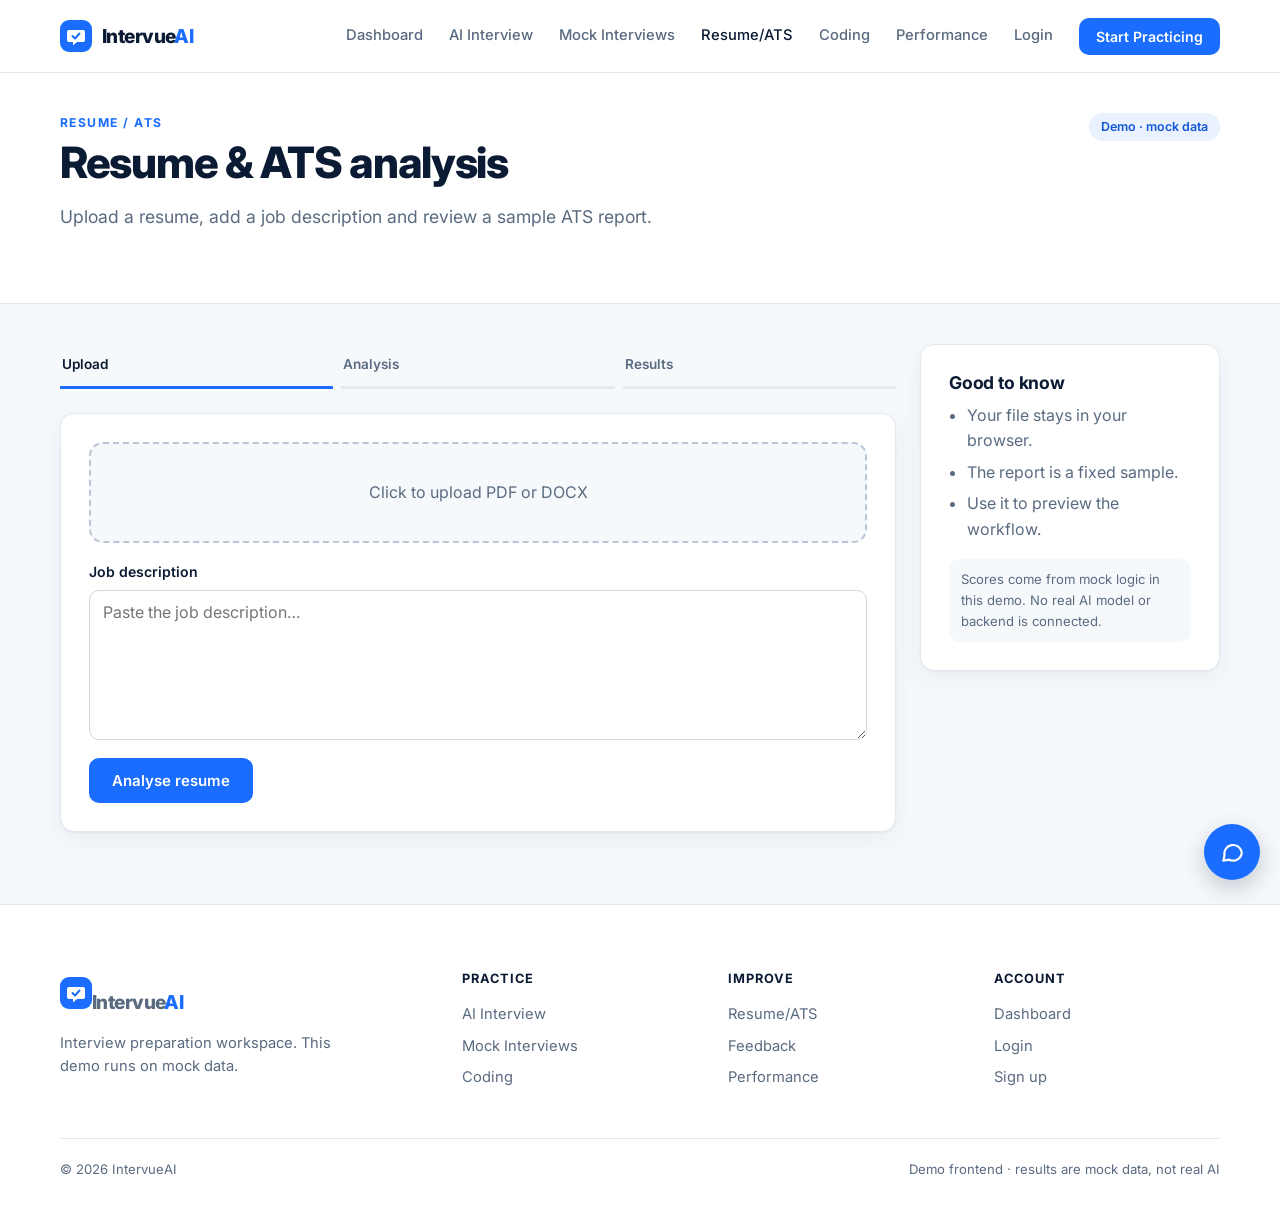
<file: pages/resume-ats.html>
<!doctype html>
<html lang="en"><head><meta charset="utf-8"><meta name="viewport" content="width=device-width,initial-scale=1"><title>Resume / ATS · IntervueAI</title><meta name="description" content="IntervueAI interview preparation workspace (demo with mock data).">
<link rel="stylesheet" href="../css/style.css"><link rel="stylesheet" href="../css/components.css"><link rel="stylesheet" href="../css/responsive.css"></head>
<body data-root="../"><header class="nav" id="nav"></header>
<main class="app">
<section class="ph"><div class="wrap ph-in"><div><p class="eyebrow">Resume / ATS</p><h1>Resume & ATS analysis</h1><p class="lead">Upload a resume, add a job description and review a sample ATS report.</p></div><span class="badge">Demo · mock data</span></div></section>
<section><div class="wrap app-grid"><div><ol class="stepper" id="stepper"><li class="on">Upload</li><li>Analysis</li><li>Results</li></ol>
<form id="ats" class="card"><label class="dropzone"><input type="file" id="file" accept=".pdf,.doc,.docx" hidden><span id="fname">Click to upload PDF or DOCX</span></label>
<label class="field">Job description<textarea id="jd" placeholder="Paste the job description…"></textarea></label><button class="btn btn-primary">Analyse resume</button></form><div class="card" id="out" hidden style="margin-top:20px"></div></div>
<aside class="card side"><h3>Good to know</h3><ul class="list"><li>Your file stays in your browser.</li><li>The report is a fixed sample.</li><li>Use it to preview the workflow.</li></ul><p class="note">Scores come from mock logic in this demo. No real AI model or backend is connected.</p></aside></div></section>
</main><footer id="foot"></footer>
<script src="../js/api.js"></script><script src="../js/navbar.js"></script><script src="../js/main.js"></script><script src=../js/resume-ats.js></script>
<script src="../js/chatbot.js"></script>
</body></html>
</file>
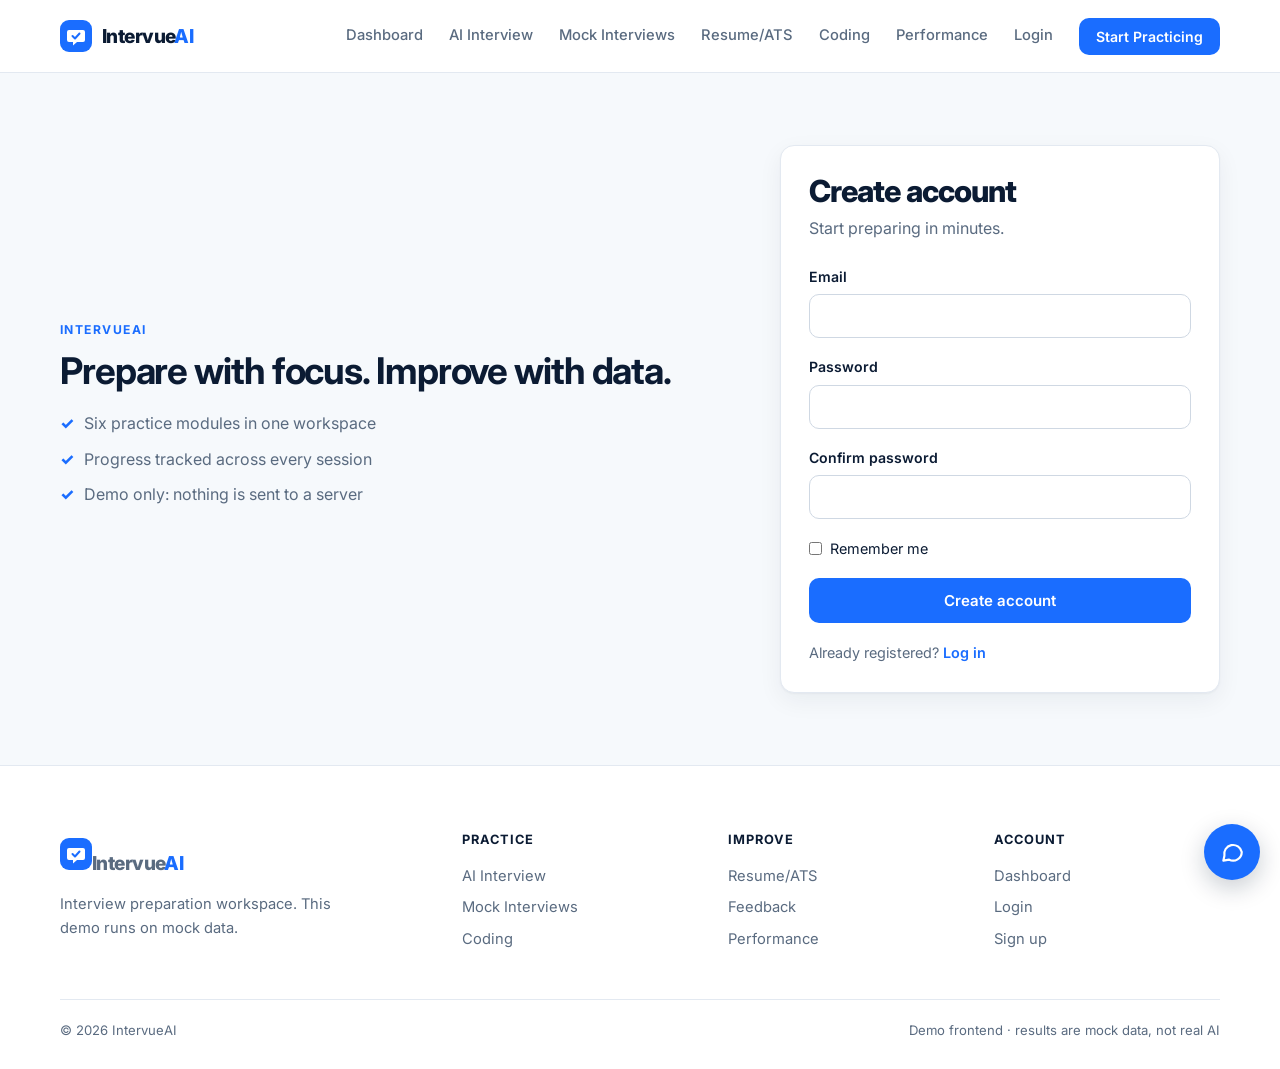
<file: pages/signup.html>
<!doctype html>
<html lang="en"><head><meta charset="utf-8"><meta name="viewport" content="width=device-width,initial-scale=1"><title>Sign up · IntervueAI</title><meta name="description" content="IntervueAI interview preparation workspace (demo with mock data).">
<link rel="stylesheet" href="../css/style.css"><link rel="stylesheet" href="../css/components.css"><link rel="stylesheet" href="../css/responsive.css"></head>
<body data-root="../"><header class="nav" id="nav"></header>
<main class="app">
<section style="padding:72px 0"><div class="wrap auth-grid"><div class="auth-aside"><p class="eyebrow">IntervueAI</p><h2>Prepare with focus. Improve with data.</h2><ul class="ticks"><li>Six practice modules in one workspace</li><li>Progress tracked across every session</li><li>Demo only: nothing is sent to a server</li></ul></div>
<form class="card auth" data-auth="signup" novalidate><h1>Create account</h1><p class="lead" style="margin:0 0 24px;font-size:1rem">Start preparing in minutes.</p>
<label class="field">Email<input type="email" name="email" autocomplete="email" required></label><label class="field">Password<input type="password" name="password" autocomplete="current-password" required></label><label class="field">Confirm password<input type="password" name="confirm" autocomplete="new-password" required></label>
<div class="row"><label class="check"><input type="checkbox" name="remember">Remember me</label><span></span></div><p class="msg" role="alert"></p><button class="btn btn-primary" style="width:100%">Create account</button><p style="margin-top:18px;font-size:.9rem;color:var(--muted)">Already registered? <a class="lnk" href="login.html">Log in</a></p></form></div></section>
</main><footer id="foot"></footer>
<script src="../js/api.js"></script><script src="../js/navbar.js"></script><script src="../js/main.js"></script>
<script src="../js/chatbot.js"></script>
</body></html>
</file>
<file: css/style.css>
@import url("https://fonts.googleapis.com/css2?family=Inter:wght@400;500;600;700;800&display=swap");
:root{--ink:#0b1b33;--muted:#5a6b80;--line:#e3e9f1;--soft:#f6f9fc;--accent:#1a6dff;--accent-d:#1257d6;--tint:#eaf2ff;--warn:#b45309;--ok:#16a34a;--r:14px;--sh:0 1px 2px rgba(11,27,51,.04),0 8px 24px rgba(11,27,51,.06);--font:"Inter",system-ui,-apple-system,"Segoe UI",sans-serif}
*{box-sizing:border-box;margin:0}html{scroll-behavior:smooth}
body{font:400 16px/1.6 var(--font);color:var(--ink);background:#fff;overflow-x:hidden;-webkit-font-smoothing:antialiased}
h1,h2,h3{line-height:1.12;letter-spacing:-.03em;font-weight:700}h1{font-size:clamp(2.4rem,5.2vw,4rem);font-weight:800}h2{font-size:clamp(1.7rem,3vw,2.4rem)}h3{font-size:1.1rem;letter-spacing:-.01em}
a{color:inherit;text-decoration:none}img{max-width:100%;display:block}
.wrap{width:min(1160px,92%);margin-inline:auto}section{padding:88px 0}.soft{background:var(--soft)}
.eyebrow{font-size:.76rem;font-weight:700;letter-spacing:.12em;text-transform:uppercase;color:var(--accent)}
.lead{color:var(--muted);font-size:1.1rem;max-width:56ch;margin-top:16px}
.sec-head{max-width:640px;margin-bottom:48px}.sec-head h2{margin-top:10px}
.nav{position:sticky;top:0;z-index:50;background:#fff;border-bottom:1px solid var(--line)}
.nav-in{display:flex;align-items:center;justify-content:space-between;height:72px;gap:20px}
.logo{display:flex;align-items:center;gap:10px;font-weight:800;font-size:1.2rem;letter-spacing:-.03em}.logo svg{width:32px;height:32px}.logo em{font-style:normal;color:var(--accent)}
.nav-links{display:flex;align-items:center;gap:26px;font-size:.92rem;font-weight:500}
.nav-links a:not(.btn){color:var(--muted)}.nav-links a:not(.btn):hover,.nav-links a.active{color:var(--ink)}
.nav-toggle{display:none;background:#fff;border:1px solid var(--line);border-radius:10px;padding:7px 11px;font-size:1.1rem;cursor:pointer}
.ph{padding:48px 0 36px;background:#fff;border-bottom:1px solid var(--line)}
.ph-in{display:flex;justify-content:space-between;align-items:flex-start;gap:20px}.ph h1{font-size:clamp(1.9rem,3.6vw,2.7rem);margin:6px 0 0}
.app{background:var(--soft)}.app section{padding:40px 0 72px}
.foot{border-top:1px solid var(--line);padding:64px 0 28px;font-size:.92rem}
.foot-grid{display:grid;grid-template-columns:1.6fr 1fr 1fr 1fr;gap:40px}.foot h4{font-size:.8rem;text-transform:uppercase;letter-spacing:.08em;margin-bottom:14px}
.foot a{display:block;color:var(--muted);margin:8px 0}.foot a:hover{color:var(--accent)}.foot p{color:var(--muted);max-width:32ch;margin-top:14px}
.foot-bot{display:flex;justify-content:space-between;gap:12px;flex-wrap:wrap;border-top:1px solid var(--line);margin-top:40px;padding-top:20px;color:var(--muted);font-size:.82rem}
</file>
<file: css/components.css>
.btn{display:inline-flex;align-items:center;justify-content:center;gap:8px;padding:12px 22px;border-radius:10px;font:600 .94rem var(--font);border:1px solid transparent;cursor:pointer;transition:background .2s,border-color .2s}
.btn-primary{background:var(--accent);color:#fff}.btn-primary:hover{background:var(--accent-d)}
.btn-ghost{background:#fff;border-color:#cfd8e3;color:var(--ink)}.btn-ghost:hover{border-color:var(--ink)}.btn-sm{padding:9px 16px;font-size:.88rem}
.cta-row{display:flex;gap:12px;flex-wrap:wrap;margin-top:32px}
.grid2,.grid3,.grid4{display:grid;gap:20px}.grid2{grid-template-columns:repeat(2,1fr)}.grid3{grid-template-columns:repeat(3,1fr)}.grid4{grid-template-columns:repeat(4,1fr)}
.card{background:#fff;border:1px solid var(--line);border-radius:var(--r);padding:28px;box-shadow:var(--sh)}[hidden]{display:none!important}
.feature{display:flex;flex-direction:column;gap:12px}.feature:hover{border-color:#b8d1fb}.feature p{color:var(--muted);flex:1;font-size:.95rem}.more{font-weight:600;color:var(--accent);font-size:.92rem}
.icon{width:44px;height:44px;border-radius:12px;background:var(--tint);color:var(--accent);display:grid;place-items:center;font-weight:700;font-size:.9rem}
.badge,.pill{display:inline-flex;align-items:center;padding:4px 12px;border-radius:99px;background:var(--tint);color:var(--accent-d);font-size:.78rem;font-weight:600;white-space:nowrap}
.field{display:flex;flex-direction:column;gap:6px;margin-bottom:18px;font-size:.88rem;font-weight:600}
input,select,textarea{font:400 1rem var(--font);padding:11px 13px;border:1px solid #cfd8e3;border-radius:10px;background:#fff;color:var(--ink);width:100%}
input:focus,select:focus,textarea:focus{outline:2px solid var(--accent);outline-offset:1px}textarea{min-height:150px;resize:vertical}
.err{color:#b42318;font-size:.85rem;font-weight:500}.ok{color:var(--ok);font-weight:600}.check{display:flex;align-items:center;gap:8px;font-weight:400}.check input{width:auto}
.bar{margin:12px 0}.bar div{display:flex;justify-content:space-between;font-size:.86rem;margin-bottom:5px}.bar i{display:block;height:8px;background:var(--soft);border-radius:8px;overflow:hidden}.bar b{display:block;height:100%;background:var(--accent);border-radius:8px}
.score{font-size:3rem;font-weight:800;letter-spacing:-.04em;color:var(--accent);line-height:1}.score small{font-size:1rem;color:var(--muted);font-weight:500}
.chip{display:inline-block;padding:4px 12px;border-radius:99px;background:var(--tint);color:#0b5fbf;font-size:.84rem;margin:0 6px 6px 0}.chip.miss{background:#fdf0e3;color:var(--warn)}
.list{padding-left:18px;color:var(--muted)}.list li{margin:6px 0}
.ticks{list-style:none;padding:0;margin-top:20px}.ticks li{margin:10px 0;color:var(--muted)}.ticks li::before{content:"✓";color:var(--accent);font-weight:800;margin-right:10px}
.note{font-size:.82rem;color:var(--muted);background:var(--soft);border-radius:10px;padding:10px 12px;margin-top:16px}
.pick{cursor:pointer;display:block;padding:18px;box-shadow:none}.pick input{display:none}.pick:has(input:checked){border-color:var(--accent);background:var(--tint)}
.app-grid{display:grid;grid-template-columns:minmax(0,1fr) 300px;gap:24px;align-items:start}.side h3{margin-bottom:10px}
.stepper{display:flex;gap:8px;list-style:none;padding:0;margin:0 0 24px}.stepper li{flex:1;padding:10px 2px;border-bottom:3px solid var(--line);font-size:.85rem;font-weight:600;color:var(--muted)}.stepper li.on{border-color:var(--accent);color:var(--ink)}.stepper li.done{border-color:var(--accent);color:var(--accent)}
.win{background:#fff;border:1px solid var(--line);border-radius:var(--r);box-shadow:var(--sh);overflow:hidden}
.win-top{display:flex;align-items:center;gap:12px;padding:12px 16px;border-bottom:1px solid var(--line);background:var(--soft);font-size:.82rem}.win-top b{flex:1;font-weight:600;color:var(--muted)}
.dots{display:flex;gap:5px}.dots i{width:9px;height:9px;border-radius:50%;background:#d5dde8}.win-body{padding:22px}
.table{width:100%;border-collapse:collapse;font-size:.92rem}.table th,.table td{text-align:left;padding:12px 8px;border-bottom:1px solid var(--line)}.table th{color:var(--muted);font-weight:600}
.stat strong{display:block;font-size:2rem;letter-spacing:-.03em}.stat span{color:var(--muted);font-size:.9rem}
.code-grid{display:grid;grid-template-columns:260px minmax(0,1fr);gap:24px;align-items:start}
.plist button{display:block;width:100%;text-align:left;padding:12px 14px;border:1px solid var(--line);border-radius:10px;background:#fff;margin-bottom:8px;cursor:pointer;font:inherit}.plist button.on{border-color:var(--accent);background:var(--tint)}
.tag{font-size:.72rem;font-weight:700;padding:2px 8px;border-radius:6px;margin-left:6px}.Easy{background:#e3f4e8;color:#1a7f37}.Medium{background:#fdf0e3;color:var(--warn)}.Hard{background:#fde8e8;color:#b42318}
.filters{display:flex;gap:8px;margin-bottom:14px;flex-wrap:wrap}.filters .btn{padding:6px 14px;font-size:.85rem}
.editor,pre.code{font:.88rem/1.7 ui-monospace,Menlo,Consolas,monospace;tab-size:2}.win .editor{border:0;border-radius:0;min-height:230px;outline-offset:-2px}
.dropzone{display:block;border:2px dashed #b8c6d8;border-radius:var(--r);padding:36px;text-align:center;cursor:pointer;color:var(--muted);margin-bottom:18px;background:var(--soft)}
.auth-grid{display:grid;grid-template-columns:1fr 440px;gap:72px;align-items:center}.auth-aside h2{margin-top:10px;font-size:2.3rem}
.auth h1{font-size:1.9rem;margin-bottom:8px}.auth .row{display:flex;justify-content:space-between;font-size:.9rem;margin-bottom:18px}.auth a.lnk,.row a{color:var(--accent);font-weight:600}
.ring{width:96px;height:96px;border-radius:50%;background:conic-gradient(var(--accent) var(--p,72%),var(--line) 0);display:grid;place-items:center}.ring b{background:#fff;width:76px;height:76px;border-radius:50%;display:grid;place-items:center;font-size:1.6rem}
svg.graph{width:100%;height:auto}
.rev{border-top:1px solid var(--line);padding:10px 0}.rev summary{cursor:pointer;font-weight:600;font-size:.92rem}.rev p{margin-top:8px;color:var(--muted);font-size:.9rem}
.plist small{display:block;color:var(--muted);font-size:.78rem;margin-top:3px}.st{display:inline-block;width:10px;height:10px;border-radius:50%;border:2px solid #cfd8e3;margin-right:8px}.st.solved{background:var(--ok);border-color:var(--ok)}.st.attempted{border-color:var(--warn)}
.heat{display:grid;grid-auto-flow:column;grid-template-rows:repeat(7,12px);grid-auto-columns:12px;gap:3px;overflow-x:auto;padding-bottom:6px}.heat i{border-radius:3px;background:var(--soft);border:1px solid #edf1f6}.heat .l1{background:#cfe1ff}.heat .l2{background:#8fbbff}.heat .l3{background:#4d92ff}.heat .l4{background:#1257d6}
.dash{display:grid;grid-template-columns:250px minmax(0,1fr) 290px;gap:24px;align-items:start}.dash>*>*+*{margin-top:20px}
.cover{height:64px;background:var(--tint);margin:-28px -28px 0;border-radius:14px 14px 0 0}
.avatar{width:64px;height:64px;border-radius:50%;background:var(--accent);color:#fff;display:grid;place-items:center;font-weight:700;border:3px solid #fff;margin-top:-32px}
.prof ul,.lb{list-style:none;padding:0;margin-top:14px}.prof li,.lb li{display:flex;justify-content:space-between;padding:8px 0;border-top:1px solid var(--line);font-size:.9rem}.prof li span{color:var(--muted)}
.stories{display:flex;gap:18px;overflow-x:auto;padding-top:12px}.story{text-align:center;font-size:.78rem;min-width:62px}.story span{display:grid;place-items:center;width:60px;height:60px;border-radius:50%;border:3px solid var(--accent);font-weight:700;color:var(--accent);margin:0 auto 6px}.story.done span{border-color:var(--line);color:var(--muted)}
.post-h{display:flex;gap:12px;align-items:center}.post-h .avatar{width:42px;height:42px;margin:0;border:0;font-size:.85rem}
.acts{display:flex;gap:8px;border-top:1px solid var(--line);margin-top:12px;padding-top:10px}.acts button{background:none;border:0;font:600 .85rem var(--font);color:var(--muted);padding:6px 10px;border-radius:8px;cursor:pointer}.acts button.on{color:var(--accent)}.acts button:hover:not(:disabled){background:var(--soft)}
.dash>*,.grid2>*,.grid3>*,.grid4>*,.app-grid>*{min-width:0}
</file>
<file: css/home.css>
.hero{position:relative;padding:96px 0 130px;color:#fff;background:linear-gradient(rgba(9,26,51,.74),rgba(9,26,51,.74)),url(../assets/images/hero-interview.jpg) center 30%/cover #16294a}.hero-grid{display:grid;grid-template-columns:1fr 1.05fr;gap:56px;align-items:center}
.hero h1{margin:18px 0 0}.hero .badge{margin-bottom:6px}.hero-meta{display:flex;gap:20px;flex-wrap:wrap;margin-top:28px;font-size:.88rem;color:var(--muted)}.hero-meta span::before{content:"✓ ";color:var(--accent);font-weight:800}
.wave{display:flex;align-items:center;gap:4px;height:36px;margin:16px 0}.wave i{width:4px;height:var(--h);background:var(--accent);border-radius:4px;opacity:.85}
.ans{border:1px solid var(--line);border-radius:10px;padding:14px;font-size:.9rem;color:var(--muted);background:var(--soft)}
.mini{display:grid;grid-template-columns:repeat(3,1fr);gap:10px;margin-top:16px}.mini div{border:1px solid var(--line);border-radius:10px;padding:10px 12px}.mini small{display:block;color:var(--muted);font-size:.74rem}.mini b{font-size:1.25rem}
.strip{padding:36px 0;border-bottom:1px solid var(--line)}.strip .stat{text-align:center}
.split{display:grid;grid-template-columns:1fr 1.1fr;gap:64px;align-items:center}.split.rev>:first-child{order:2}.split h2{margin:10px 0 0}
.steps{counter-reset:s}.steps .card{box-shadow:none}.steps .card::before{counter-increment:s;content:"0" counter(s);font-weight:800;font-size:1.5rem;color:var(--accent);display:block;margin-bottom:10px}.steps p{color:var(--muted);font-size:.93rem;margin-top:6px}
.photos figure{margin:0}.photos img{width:100%;aspect-ratio:16/10;object-fit:cover;border-radius:var(--r);border:1px solid var(--line);box-shadow:var(--sh)}.photos figcaption{margin-top:12px;color:var(--muted);font-size:.9rem}
pre.code{background:var(--soft);border-radius:10px;padding:16px;overflow-x:auto;color:var(--ink)}pre.code b{color:var(--accent)}
.cases{display:flex;gap:8px;flex-wrap:wrap;margin-top:14px}
.cta{background:var(--tint);border:1px solid #cfe0fb;border-radius:20px;padding:56px;display:flex;justify-content:space-between;align-items:center;gap:32px}.cta h2{max-width:18ch}
.fb-head{display:flex;justify-content:space-between;align-items:center;margin-bottom:8px}.fb-head .score{font-size:2rem}
.hero-wave{position:absolute;left:0;bottom:-1px;width:100%;height:56px;display:block}
.hero .lead{color:rgba(255,255,255,.86)}.hero .badge{background:rgba(255,255,255,.14);color:#fff}.hero-meta{color:rgba(255,255,255,.82)}.hero-meta span::before{color:#7fb2ff}
.hero .btn-ghost{background:transparent;border-color:rgba(255,255,255,.7);color:#fff}.hero .btn-ghost:hover{background:rgba(255,255,255,.12);border-color:#fff}.hero .win{color:var(--ink)}
@media(max-width:600px){.hero{padding:56px 0 90px}.hero-wave{height:36px}}
</file>
<file: css/responsive.css>
@media(max-width:1100px){.nav-toggle{display:block}
.nav-links{display:none;position:absolute;top:72px;left:0;right:0;background:#fff;border-bottom:1px solid var(--line);flex-direction:column;align-items:stretch;padding:16px 4% 20px;gap:14px}
.nav-links.open{display:flex}.nav-links .btn{width:100%}}
@media(max-width:960px){section{padding:64px 0}.grid3,.grid4{grid-template-columns:repeat(2,1fr)}.hero-grid,.split,.app-grid,.code-grid,.auth-grid{grid-template-columns:1fr;gap:36px}.split.rev>:first-child{order:0}.auth-aside{display:none}.foot-grid{grid-template-columns:1fr 1fr}.cta{flex-direction:column;align-items:flex-start;padding:36px}}
@media(max-width:600px){.grid2,.grid3{grid-template-columns:1fr}.grid4{grid-template-columns:1fr 1fr}.card{padding:20px}.hero{padding:44px 0 56px}.cta-row .btn{width:100%}.table{display:block;overflow-x:auto}.ph-in{flex-direction:column}.foot-grid{grid-template-columns:1fr}.stepper li{font-size:.75rem}.mini{grid-template-columns:1fr}}
@media(max-width:1100px){.dash{grid-template-columns:240px minmax(0,1fr)}.dash>:last-child{grid-column:1/-1}}@media(max-width:760px){.dash{grid-template-columns:1fr}}
</file>
